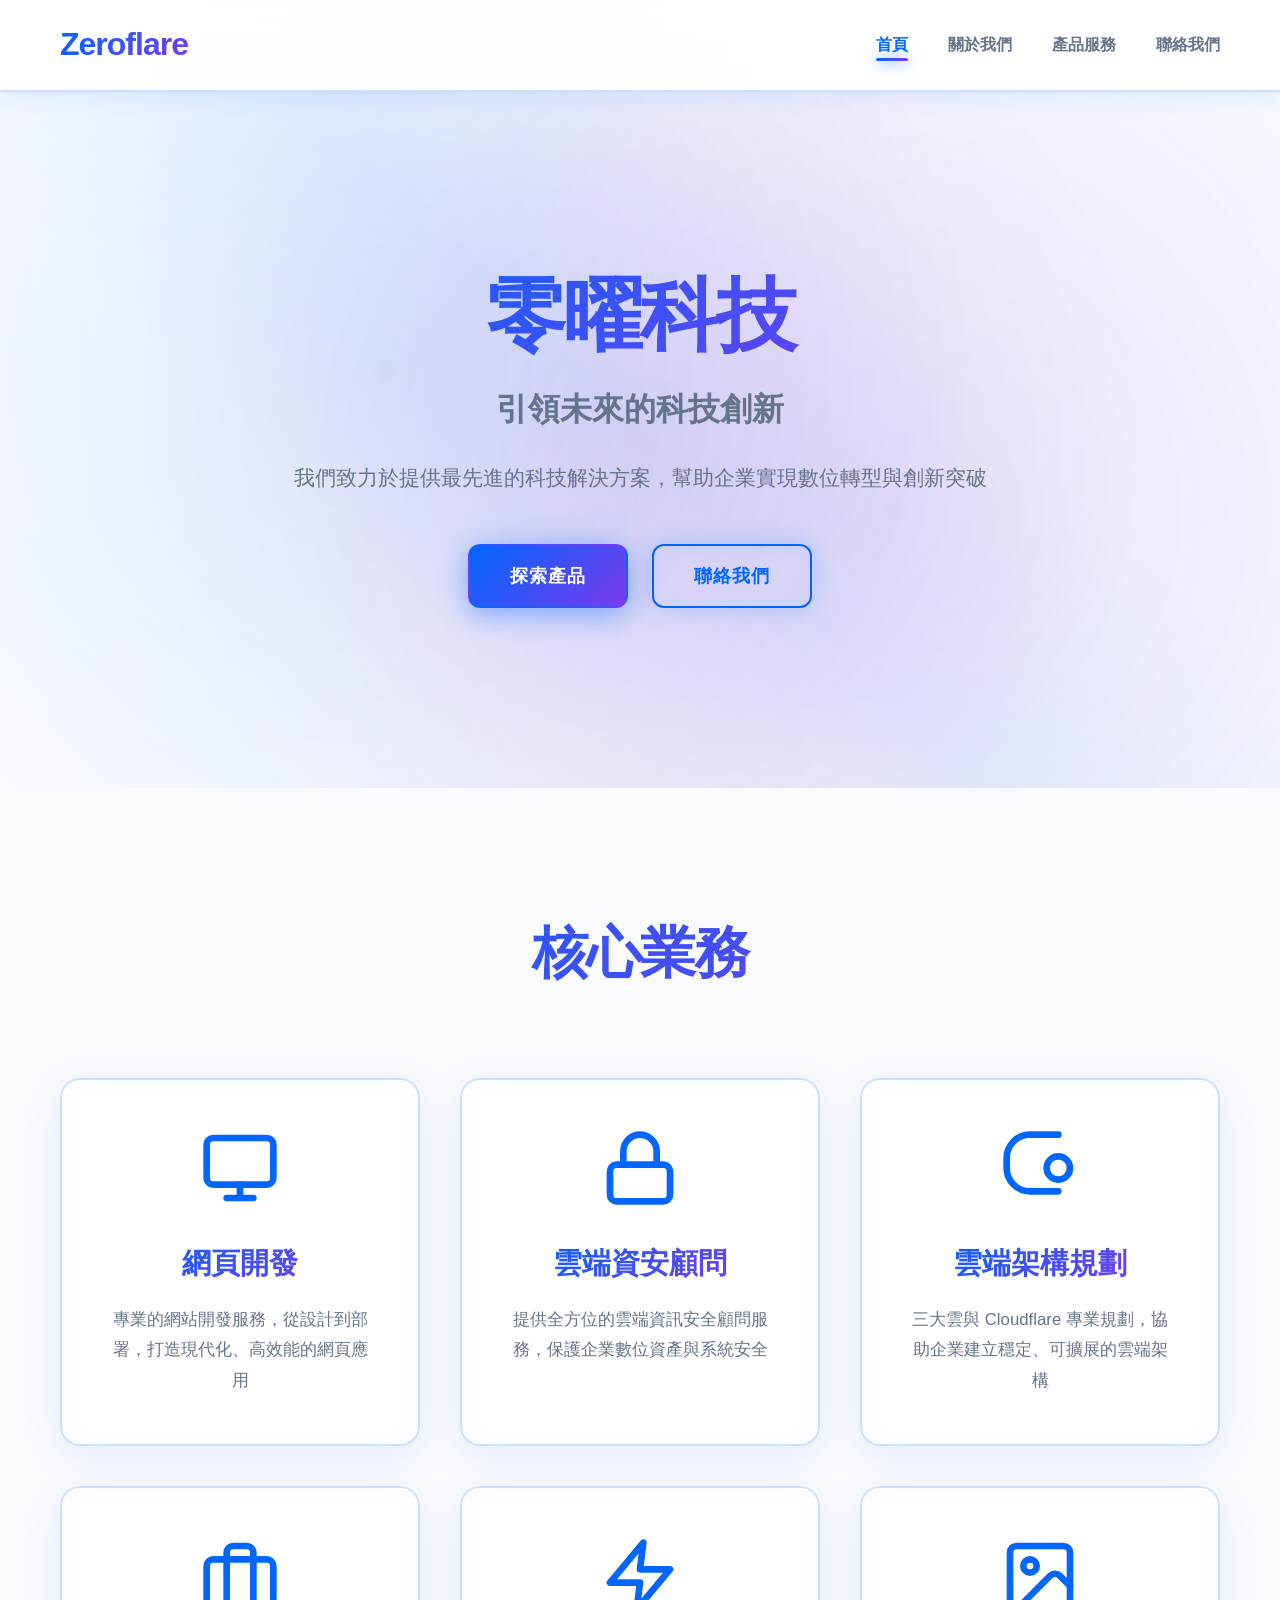
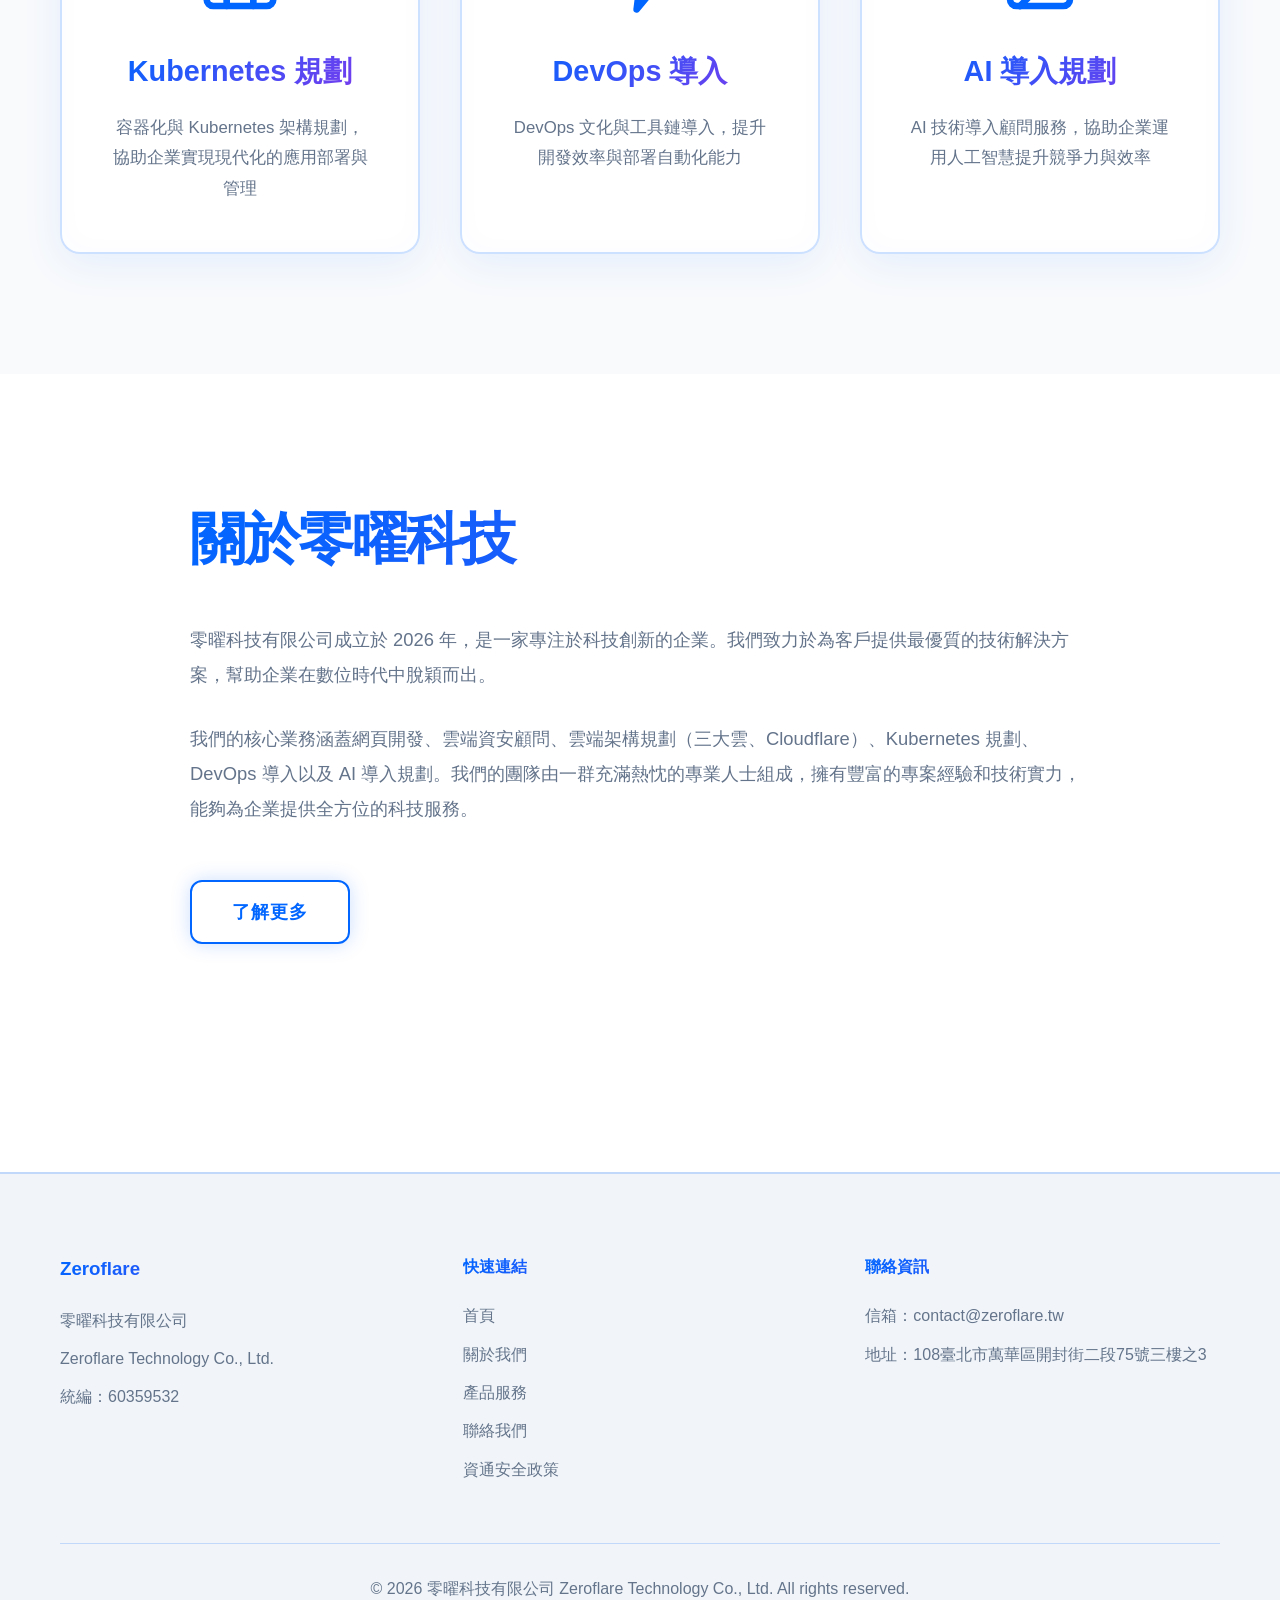
<file: index.html>
<!DOCTYPE html>
<html lang="zh-TW">
<head>
    <meta charset="UTF-8">
    <meta name="viewport" content="width=device-width, initial-scale=1.0">
    <meta name="description" content="零曜科技 Zeroflare - 專業的科技解決方案提供商">
    <title>零曜科技 Zeroflare</title>
    <link rel="stylesheet" href="styles/main.css">
</head>
<body>
    <!-- 導航列 -->
    <nav class="navbar">
        <div class="container">
            <div class="nav-wrapper">
                <a href="index.html" class="logo">Zeroflare</a>
                <button class="mobile-menu-toggle" id="mobileMenuToggle" aria-label="選單">
                    <span></span>
                    <span></span>
                    <span></span>
                </button>
                <ul class="nav-menu" id="navMenu">
                    <li><a href="index.html" class="active">首頁</a></li>
                    <li><a href="about.html">關於我們</a></li>
                    <li><a href="products.html">產品服務</a></li>
                    <li><a href="contact.html">聯絡我們</a></li>
                </ul>
            </div>
        </div>
    </nav>

    <!-- Hero 區塊 -->
    <section class="hero">
        <div class="container">
            <div class="hero-content">
                <h1 class="hero-title">零曜科技</h1>
                <p class="hero-subtitle">引領未來的科技創新</p>
                <p class="hero-description">我們致力於提供最先進的科技解決方案，幫助企業實現數位轉型與創新突破</p>
                <div class="hero-buttons">
                    <a href="products.html" class="btn btn-primary">探索產品</a>
                    <a href="contact.html" class="btn btn-secondary">聯絡我們</a>
                </div>
            </div>
        </div>
    </section>

    <!-- 特色區塊 -->
    <section class="features">
        <div class="container">
            <h2 class="section-title">核心業務</h2>
            <div class="features-grid">
                <div class="feature-card">
                    <div class="feature-icon">
                        <svg viewBox="0 0 24 24" fill="none" stroke="currentColor" stroke-width="2" stroke-linecap="round" stroke-linejoin="round">
                            <rect x="2" y="3" width="20" height="14" rx="2" ry="2"></rect>
                            <line x1="8" y1="21" x2="16" y2="21"></line>
                            <line x1="12" y1="17" x2="12" y2="21"></line>
                        </svg>
                    </div>
                    <h3>網頁開發</h3>
                    <p>專業的網站開發服務，從設計到部署，打造現代化、高效能的網頁應用</p>
                </div>
                <div class="feature-card">
                    <div class="feature-icon">
                        <svg viewBox="0 0 24 24" fill="none" stroke="currentColor" stroke-width="2" stroke-linecap="round" stroke-linejoin="round">
                            <rect x="3" y="11" width="18" height="11" rx="2" ry="2"></rect>
                            <path d="M7 11V7a5 5 0 0 1 10 0v4"></path>
                        </svg>
                    </div>
                    <h3>雲端資安顧問</h3>
                    <p>提供全方位的雲端資訊安全顧問服務，保護企業數位資產與系統安全</p>
                </div>
                <div class="feature-card">
                    <div class="feature-icon">
                        <svg viewBox="0 0 24 24" fill="none" stroke="currentColor" stroke-width="2" stroke-linecap="round" stroke-linejoin="round">
                            <path d="M17.5 19H9a7 7 0 0 1-7-7V9a7 7 0 0 1 7-7h8.5"></path>
                            <path d="M21 12a3.5 3.5 0 1 1-7 0 3.5 3.5 0 1 1 7 0z"></path>
                        </svg>
                    </div>
                    <h3>雲端架構規劃</h3>
                    <p>三大雲與 Cloudflare 專業規劃，協助企業建立穩定、可擴展的雲端架構</p>
                </div>
                <div class="feature-card">
                    <div class="feature-icon">
                        <svg viewBox="0 0 24 24" fill="none" stroke="currentColor" stroke-width="2" stroke-linecap="round" stroke-linejoin="round">
                            <rect x="2" y="7" width="20" height="14" rx="2" ry="2"></rect>
                            <path d="M16 21V5a2 2 0 0 0-2-2h-4a2 2 0 0 0-2 2v16"></path>
                        </svg>
                    </div>
                    <h3>Kubernetes 規劃</h3>
                    <p>容器化與 Kubernetes 架構規劃，協助企業實現現代化的應用部署與管理</p>
                </div>
                <div class="feature-card">
                    <div class="feature-icon">
                        <svg viewBox="0 0 24 24" fill="none" stroke="currentColor" stroke-width="2" stroke-linecap="round" stroke-linejoin="round">
                            <path d="M13 2L3 14h9l-1 8 10-12h-9l1-8z"></path>
                        </svg>
                    </div>
                    <h3>DevOps 導入</h3>
                    <p>DevOps 文化與工具鏈導入，提升開發效率與部署自動化能力</p>
                </div>
                <div class="feature-card">
                    <div class="feature-icon">
                        <svg viewBox="0 0 24 24" fill="none" stroke="currentColor" stroke-width="2" stroke-linecap="round" stroke-linejoin="round">
                            <rect x="3" y="3" width="18" height="18" rx="2" ry="2"></rect>
                            <circle cx="9" cy="9" r="2"></circle>
                            <path d="M21 15l-3.086-3.086a2 2 0 0 0-2.828 0L6 21"></path>
                        </svg>
                    </div>
                    <h3>AI 導入規劃</h3>
                    <p>AI 技術導入顧問服務，協助企業運用人工智慧提升競爭力與效率</p>
                </div>
            </div>
        </div>
    </section>

    <!-- 關於我們預覽 -->
    <section class="about-preview">
        <div class="container">
            <div class="about-content">
                <div class="about-text">
                    <h2>關於零曜科技</h2>
                    <p>零曜科技有限公司成立於 2026 年，是一家專注於科技創新的企業。我們致力於為客戶提供最優質的技術解決方案，幫助企業在數位時代中脫穎而出。</p>
                    <p>我們的核心業務涵蓋網頁開發、雲端資安顧問、雲端架構規劃（三大雲、Cloudflare）、Kubernetes 規劃、DevOps 導入以及 AI 導入規劃。我們的團隊由一群充滿熱忱的專業人士組成，擁有豐富的專案經驗和技術實力，能夠為企業提供全方位的科技服務。</p>
                    <a href="about.html" class="btn btn-outline">了解更多</a>
                </div>
            </div>
        </div>
    </section>

    <!-- 頁尾 -->
    <footer class="footer">
        <div class="container">
            <div class="footer-content">
                <div class="footer-section">
                    <h3>Zeroflare</h3>
                    <p>零曜科技有限公司</p>
                    <p>Zeroflare Technology Co., Ltd.</p>
                    <p>統編：60359532</p>
                </div>
                <div class="footer-section">
                    <h4>快速連結</h4>
                    <ul>
                        <li><a href="index.html">首頁</a></li>
                        <li><a href="about.html">關於我們</a></li>
                        <li><a href="products.html">產品服務</a></li>
                        <li><a href="contact.html">聯絡我們</a></li>
                        <li><a href="security-policy.html">資通安全政策</a></li>
                    </ul>
                </div>
                <div class="footer-section">
                    <h4>聯絡資訊</h4>
                    <p>信箱：contact@zeroflare.tw</p>
                    <p>地址：108臺北市萬華區開封街二段75號三樓之3</p>
                </div>
            </div>
            <div class="footer-bottom">
                <p>&copy; 2026 零曜科技有限公司 Zeroflare Technology Co., Ltd. All rights reserved.</p>
            </div>
        </div>
    </footer>

    <script src="scripts/main.js"></script>
</body>
</html>
</file>
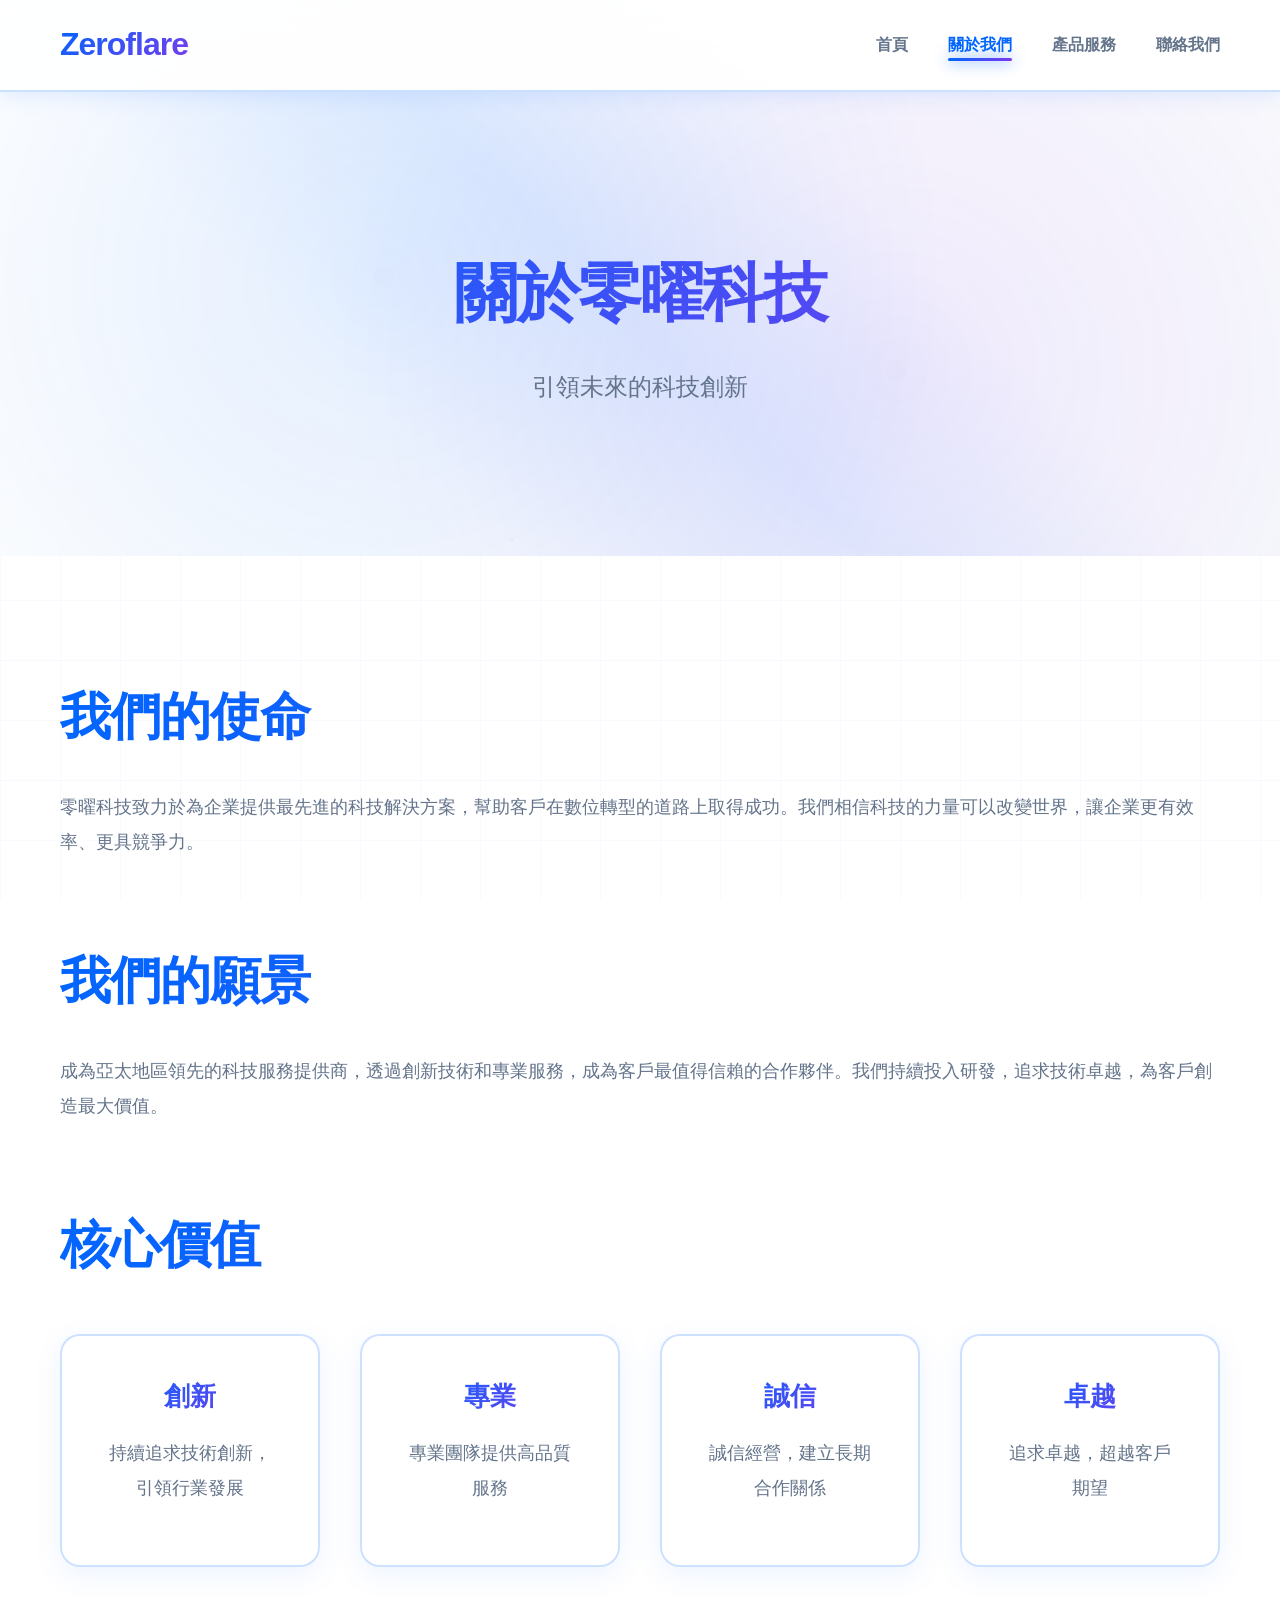
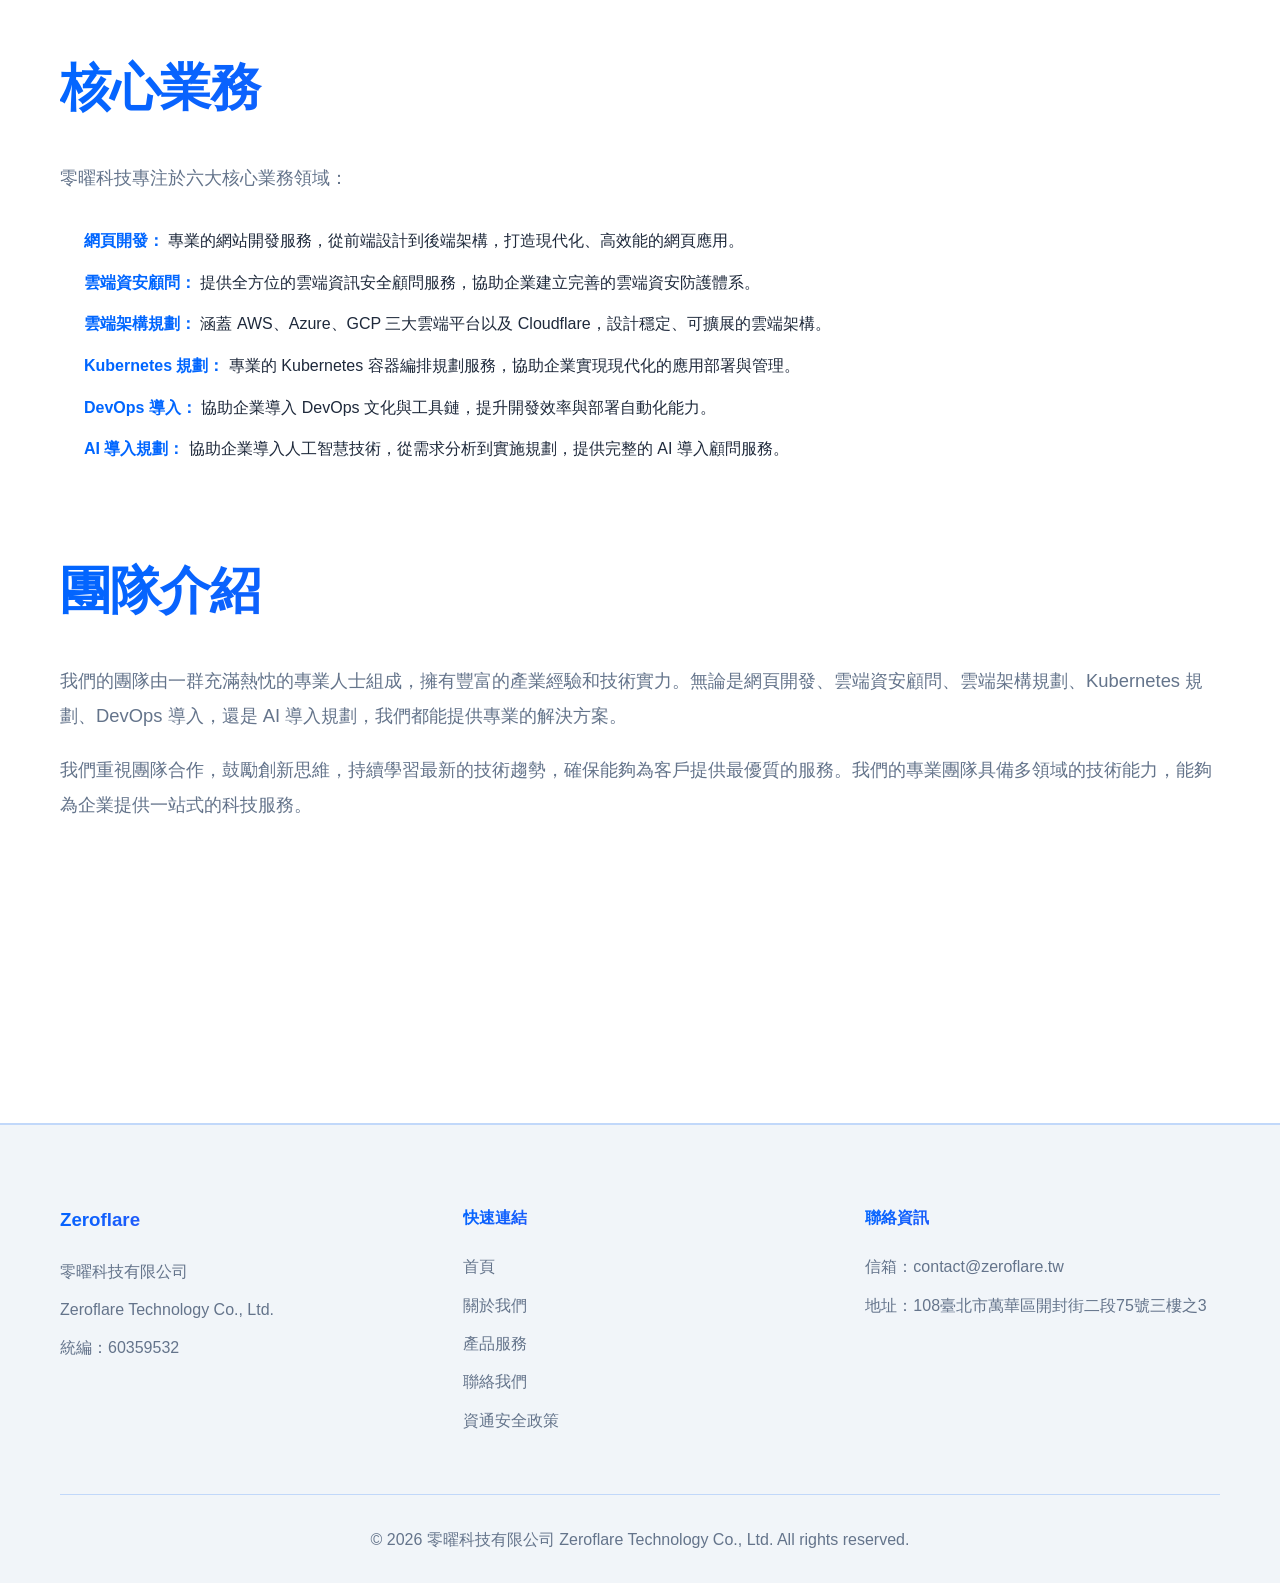
<file: about.html>
<!DOCTYPE html>
<html lang="zh-TW">
<head>
    <meta charset="UTF-8">
    <meta name="viewport" content="width=device-width, initial-scale=1.0">
    <meta name="description" content="關於零曜科技 - 我們的使命、願景與團隊">
    <title>關於我們 - 零曜科技 Zeroflare</title>
    <link rel="stylesheet" href="styles/main.css">
</head>
<body>
    <!-- 導航列 -->
    <nav class="navbar">
        <div class="container">
            <div class="nav-wrapper">
                <a href="index.html" class="logo">Zeroflare</a>
                <button class="mobile-menu-toggle" id="mobileMenuToggle" aria-label="選單">
                    <span></span>
                    <span></span>
                    <span></span>
                </button>
                <ul class="nav-menu" id="navMenu">
                    <li><a href="index.html">首頁</a></li>
                    <li><a href="about.html" class="active">關於我們</a></li>
                    <li><a href="products.html">產品服務</a></li>
                    <li><a href="contact.html">聯絡我們</a></li>
                </ul>
            </div>
        </div>
    </nav>

    <!-- 頁面標題 -->
    <section class="page-header">
        <div class="container">
            <h1>關於零曜科技</h1>
            <p>引領未來的科技創新</p>
        </div>
    </section>

    <!-- 關於內容 -->
    <section class="page-content">
        <div class="container">
            <div class="content-section">
                <h2>我們的使命</h2>
                <p>零曜科技致力於為企業提供最先進的科技解決方案，幫助客戶在數位轉型的道路上取得成功。我們相信科技的力量可以改變世界，讓企業更有效率、更具競爭力。</p>
            </div>

            <div class="content-section">
                <h2>我們的願景</h2>
                <p>成為亞太地區領先的科技服務提供商，透過創新技術和專業服務，成為客戶最值得信賴的合作夥伴。我們持續投入研發，追求技術卓越，為客戶創造最大價值。</p>
            </div>

            <div class="content-section">
                <h2>核心價值</h2>
                <div class="values-grid">
                    <div class="value-item">
                        <h3>創新</h3>
                        <p>持續追求技術創新，引領行業發展</p>
                    </div>
                    <div class="value-item">
                        <h3>專業</h3>
                        <p>專業團隊提供高品質服務</p>
                    </div>
                    <div class="value-item">
                        <h3>誠信</h3>
                        <p>誠信經營，建立長期合作關係</p>
                    </div>
                    <div class="value-item">
                        <h3>卓越</h3>
                        <p>追求卓越，超越客戶期望</p>
                    </div>
                </div>
            </div>

            <div class="content-section">
                <h2>核心業務</h2>
                <p>零曜科技專注於六大核心業務領域：</p>
                <ul style="list-style: none; padding: 0; margin: 1.5rem 0;">
                    <li style="padding: 0.5rem 0; padding-left: 1.5rem; position: relative;">
                        <strong style="color: var(--primary-color);">網頁開發：</strong>
                        專業的網站開發服務，從前端設計到後端架構，打造現代化、高效能的網頁應用。
                    </li>
                    <li style="padding: 0.5rem 0; padding-left: 1.5rem; position: relative;">
                        <strong style="color: var(--primary-color);">雲端資安顧問：</strong>
                        提供全方位的雲端資訊安全顧問服務，協助企業建立完善的雲端資安防護體系。
                    </li>
                    <li style="padding: 0.5rem 0; padding-left: 1.5rem; position: relative;">
                        <strong style="color: var(--primary-color);">雲端架構規劃：</strong>
                        涵蓋 AWS、Azure、GCP 三大雲端平台以及 Cloudflare，設計穩定、可擴展的雲端架構。
                    </li>
                    <li style="padding: 0.5rem 0; padding-left: 1.5rem; position: relative;">
                        <strong style="color: var(--primary-color);">Kubernetes 規劃：</strong>
                        專業的 Kubernetes 容器編排規劃服務，協助企業實現現代化的應用部署與管理。
                    </li>
                    <li style="padding: 0.5rem 0; padding-left: 1.5rem; position: relative;">
                        <strong style="color: var(--primary-color);">DevOps 導入：</strong>
                        協助企業導入 DevOps 文化與工具鏈，提升開發效率與部署自動化能力。
                    </li>
                    <li style="padding: 0.5rem 0; padding-left: 1.5rem; position: relative;">
                        <strong style="color: var(--primary-color);">AI 導入規劃：</strong>
                        協助企業導入人工智慧技術，從需求分析到實施規劃，提供完整的 AI 導入顧問服務。
                    </li>
                </ul>
            </div>

            <div class="content-section">
                <h2>團隊介紹</h2>
                <p>我們的團隊由一群充滿熱忱的專業人士組成，擁有豐富的產業經驗和技術實力。無論是網頁開發、雲端資安顧問、雲端架構規劃、Kubernetes 規劃、DevOps 導入，還是 AI 導入規劃，我們都能提供專業的解決方案。</p>
                <p>我們重視團隊合作，鼓勵創新思維，持續學習最新的技術趨勢，確保能夠為客戶提供最優質的服務。我們的專業團隊具備多領域的技術能力，能夠為企業提供一站式的科技服務。</p>
            </div>
        </div>
    </section>

    <!-- 頁尾 -->
    <footer class="footer">
        <div class="container">
            <div class="footer-content">
                <div class="footer-section">
                    <h3>Zeroflare</h3>
                    <p>零曜科技有限公司</p>
                    <p>Zeroflare Technology Co., Ltd.</p>
                    <p>統編：60359532</p>
                </div>
                <div class="footer-section">
                    <h4>快速連結</h4>
                    <ul>
                        <li><a href="index.html">首頁</a></li>
                        <li><a href="about.html">關於我們</a></li>
                        <li><a href="products.html">產品服務</a></li>
                        <li><a href="contact.html">聯絡我們</a></li>
                        <li><a href="security-policy.html">資通安全政策</a></li>
                    </ul>
                </div>
                <div class="footer-section">
                    <h4>聯絡資訊</h4>
                    <p>信箱：contact@zeroflare.tw</p>
                    <p>地址：108臺北市萬華區開封街二段75號三樓之3</p>
                </div>
            </div>
            <div class="footer-bottom">
                <p>&copy; 2026 零曜科技有限公司 Zeroflare Technology Co., Ltd. All rights reserved.</p>
            </div>
        </div>
    </footer>

    <script src="scripts/main.js"></script>
</body>
</html>
</file>
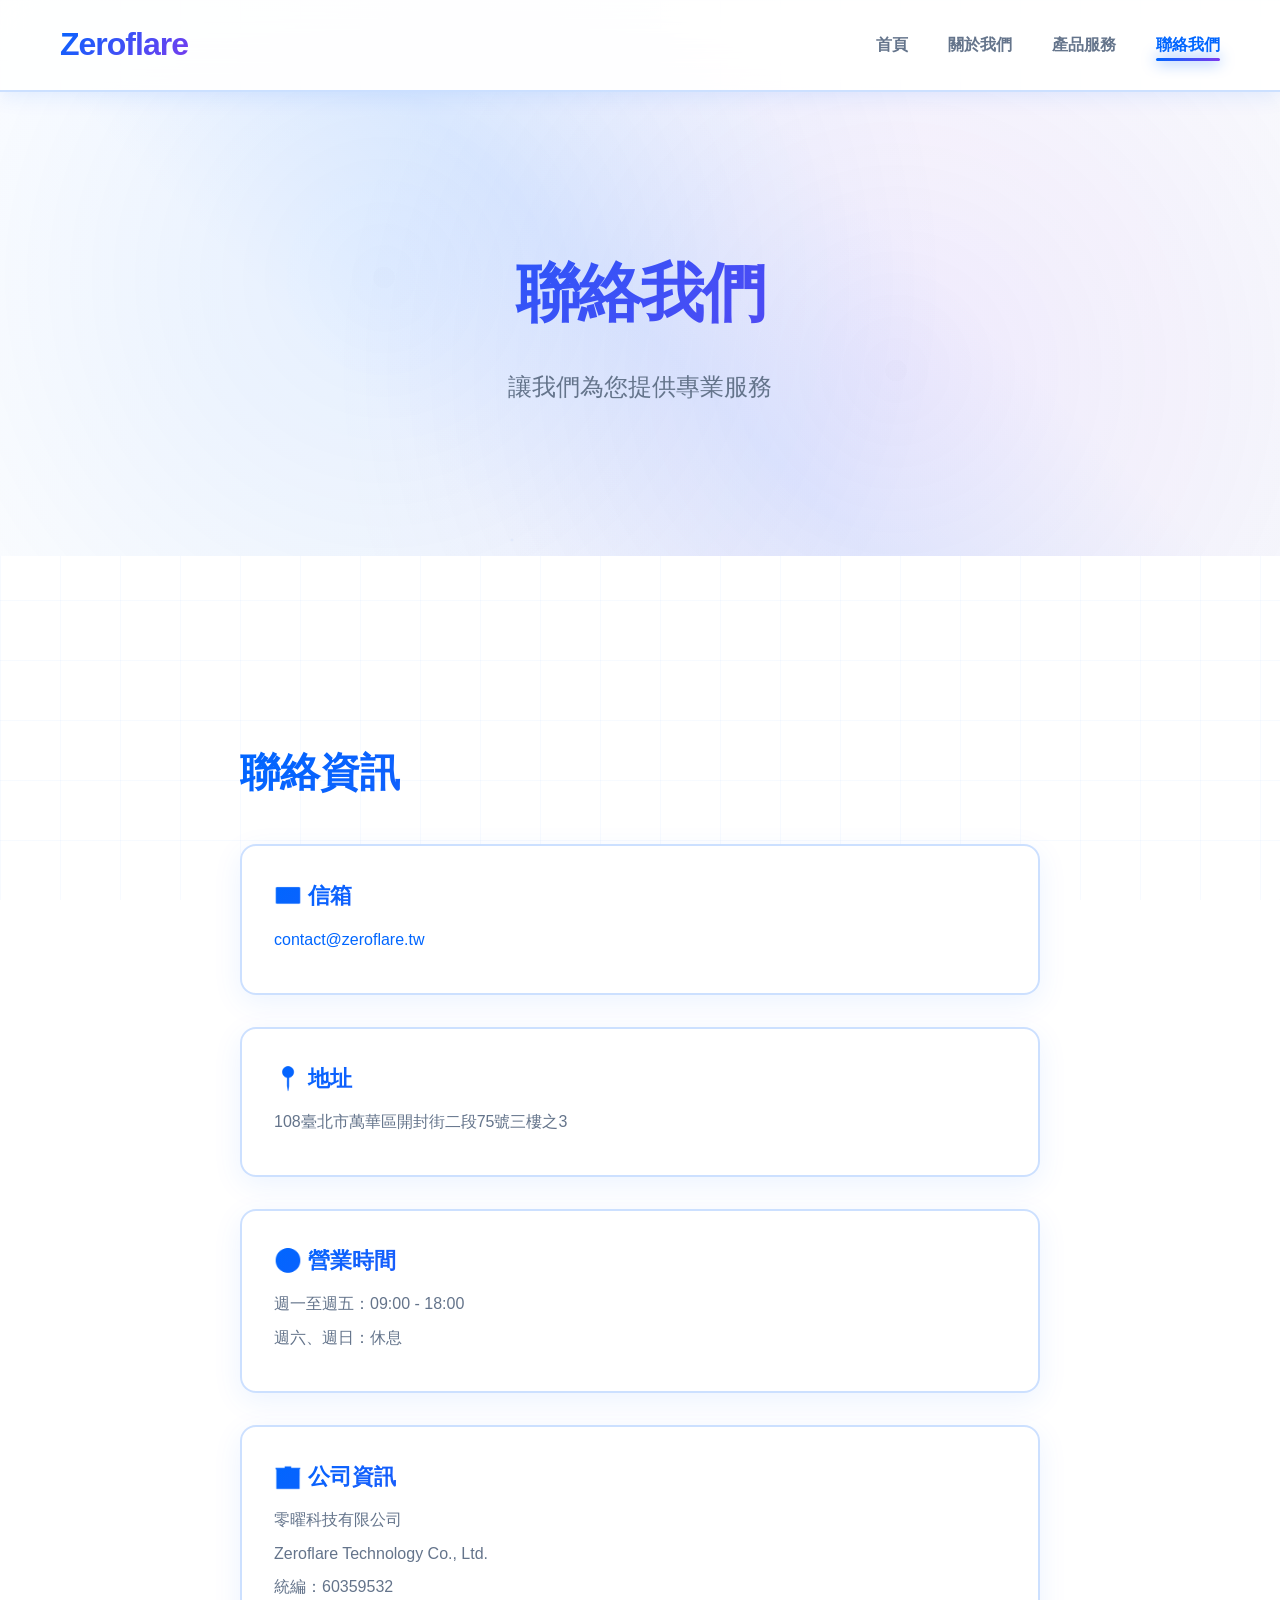
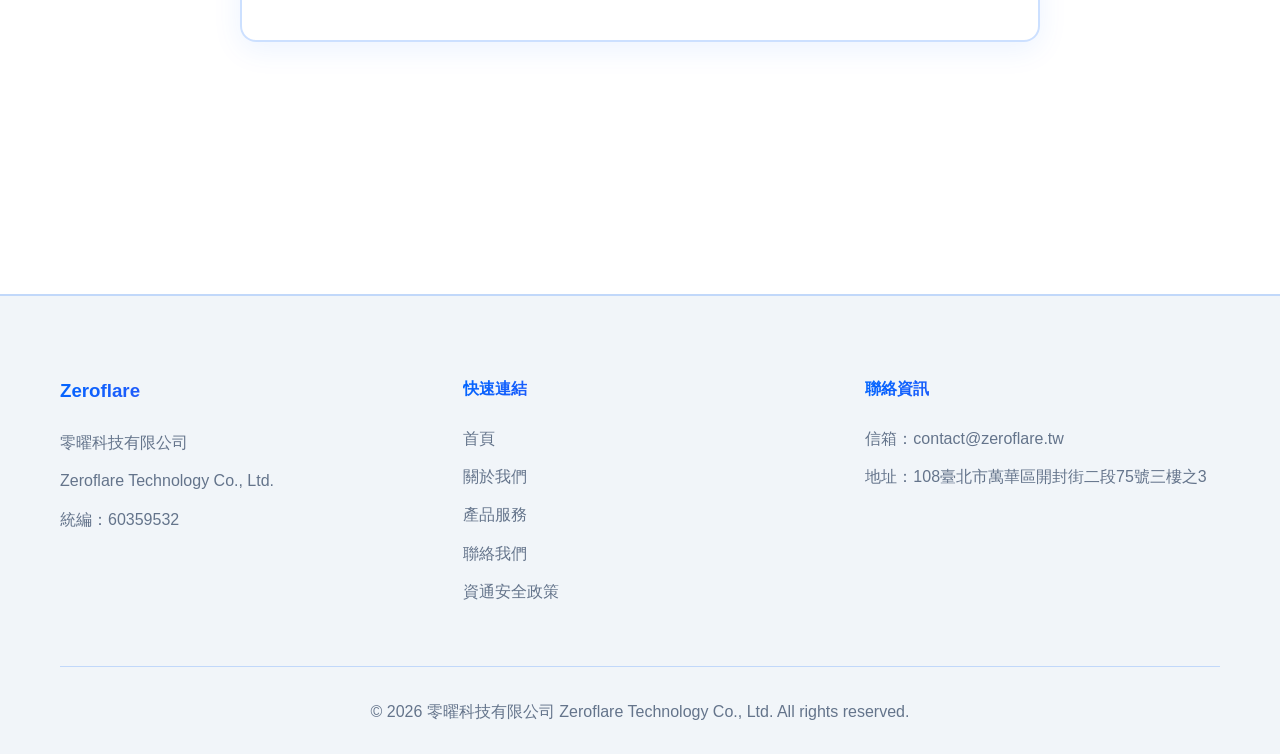
<file: contact.html>
<!DOCTYPE html>
<html lang="zh-TW">
<head>
    <meta charset="UTF-8">
    <meta name="viewport" content="width=device-width, initial-scale=1.0">
    <meta name="description" content="聯絡零曜科技 - 讓我們為您提供專業服務">
    <title>聯絡我們 - 零曜科技 Zeroflare</title>
    <link rel="stylesheet" href="styles/main.css">
</head>
<body>
    <!-- 導航列 -->
    <nav class="navbar">
        <div class="container">
            <div class="nav-wrapper">
                <a href="index.html" class="logo">Zeroflare</a>
                <button class="mobile-menu-toggle" id="mobileMenuToggle" aria-label="選單">
                    <span></span>
                    <span></span>
                    <span></span>
                </button>
                <ul class="nav-menu" id="navMenu">
                    <li><a href="index.html">首頁</a></li>
                    <li><a href="about.html">關於我們</a></li>
                    <li><a href="products.html">產品服務</a></li>
                    <li><a href="contact.html" class="active">聯絡我們</a></li>
                </ul>
            </div>
        </div>
    </nav>

    <!-- 頁面標題 -->
    <section class="page-header">
        <div class="container">
            <h1>聯絡我們</h1>
            <p>讓我們為您提供專業服務</p>
        </div>
    </section>

    <!-- 聯絡內容 -->
    <section class="page-content">
        <div class="container">
            <div class="contact-wrapper">
                <div class="contact-info">
                    <h2>聯絡資訊</h2>
                    <div class="info-item">
                        <h3>📧 信箱</h3>
                        <p><a href="mailto:contact@zeroflare.tw">contact@zeroflare.tw</a></p>
                    </div>
                    <div class="info-item">
                        <h3>📍 地址</h3>
                        <p>108臺北市萬華區開封街二段75號三樓之3</p>
                    </div>
                    <div class="info-item">
                        <h3>🕐 營業時間</h3>
                        <p>週一至週五：09:00 - 18:00</p>
                        <p>週六、週日：休息</p>
                    </div>
                    <div class="info-item">
                        <h3>🏢 公司資訊</h3>
                        <p>零曜科技有限公司</p>
                        <p>Zeroflare Technology Co., Ltd.</p>
                        <p>統編：60359532</p>
                    </div>
                </div>
            </div>
        </div>
    </section>

    <!-- 頁尾 -->
    <footer class="footer">
        <div class="container">
            <div class="footer-content">
                <div class="footer-section">
                    <h3>Zeroflare</h3>
                    <p>零曜科技有限公司</p>
                    <p>Zeroflare Technology Co., Ltd.</p>
                    <p>統編：60359532</p>
                </div>
                <div class="footer-section">
                    <h4>快速連結</h4>
                    <ul>
                        <li><a href="index.html">首頁</a></li>
                        <li><a href="about.html">關於我們</a></li>
                        <li><a href="products.html">產品服務</a></li>
                        <li><a href="contact.html">聯絡我們</a></li>
                        <li><a href="security-policy.html">資通安全政策</a></li>
                    </ul>
                </div>
                <div class="footer-section">
                    <h4>聯絡資訊</h4>
                    <p>信箱：contact@zeroflare.tw</p>
                    <p>地址：108臺北市萬華區開封街二段75號三樓之3</p>
                </div>
            </div>
            <div class="footer-bottom">
                <p>&copy; 2026 零曜科技有限公司 Zeroflare Technology Co., Ltd. All rights reserved.</p>
            </div>
        </div>
    </footer>

    <script src="scripts/main.js"></script>
</body>
</html>
</file>
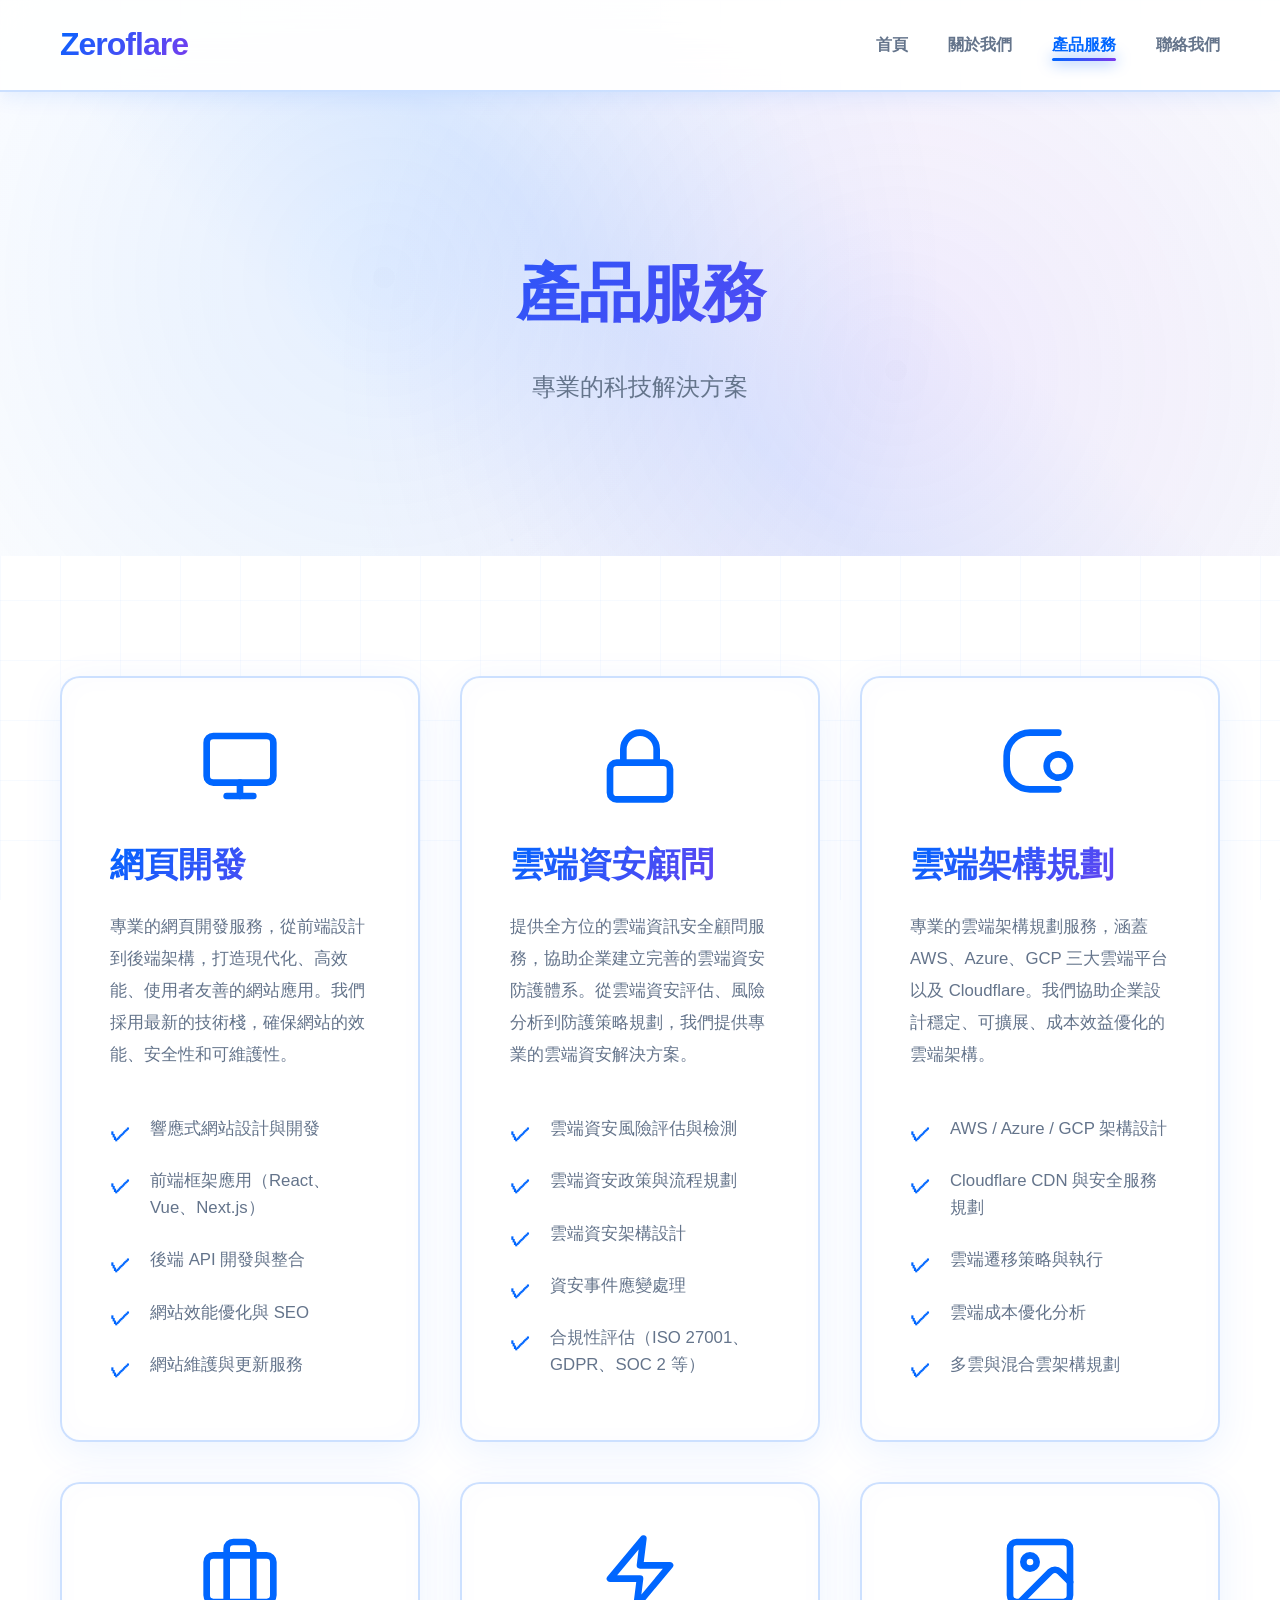
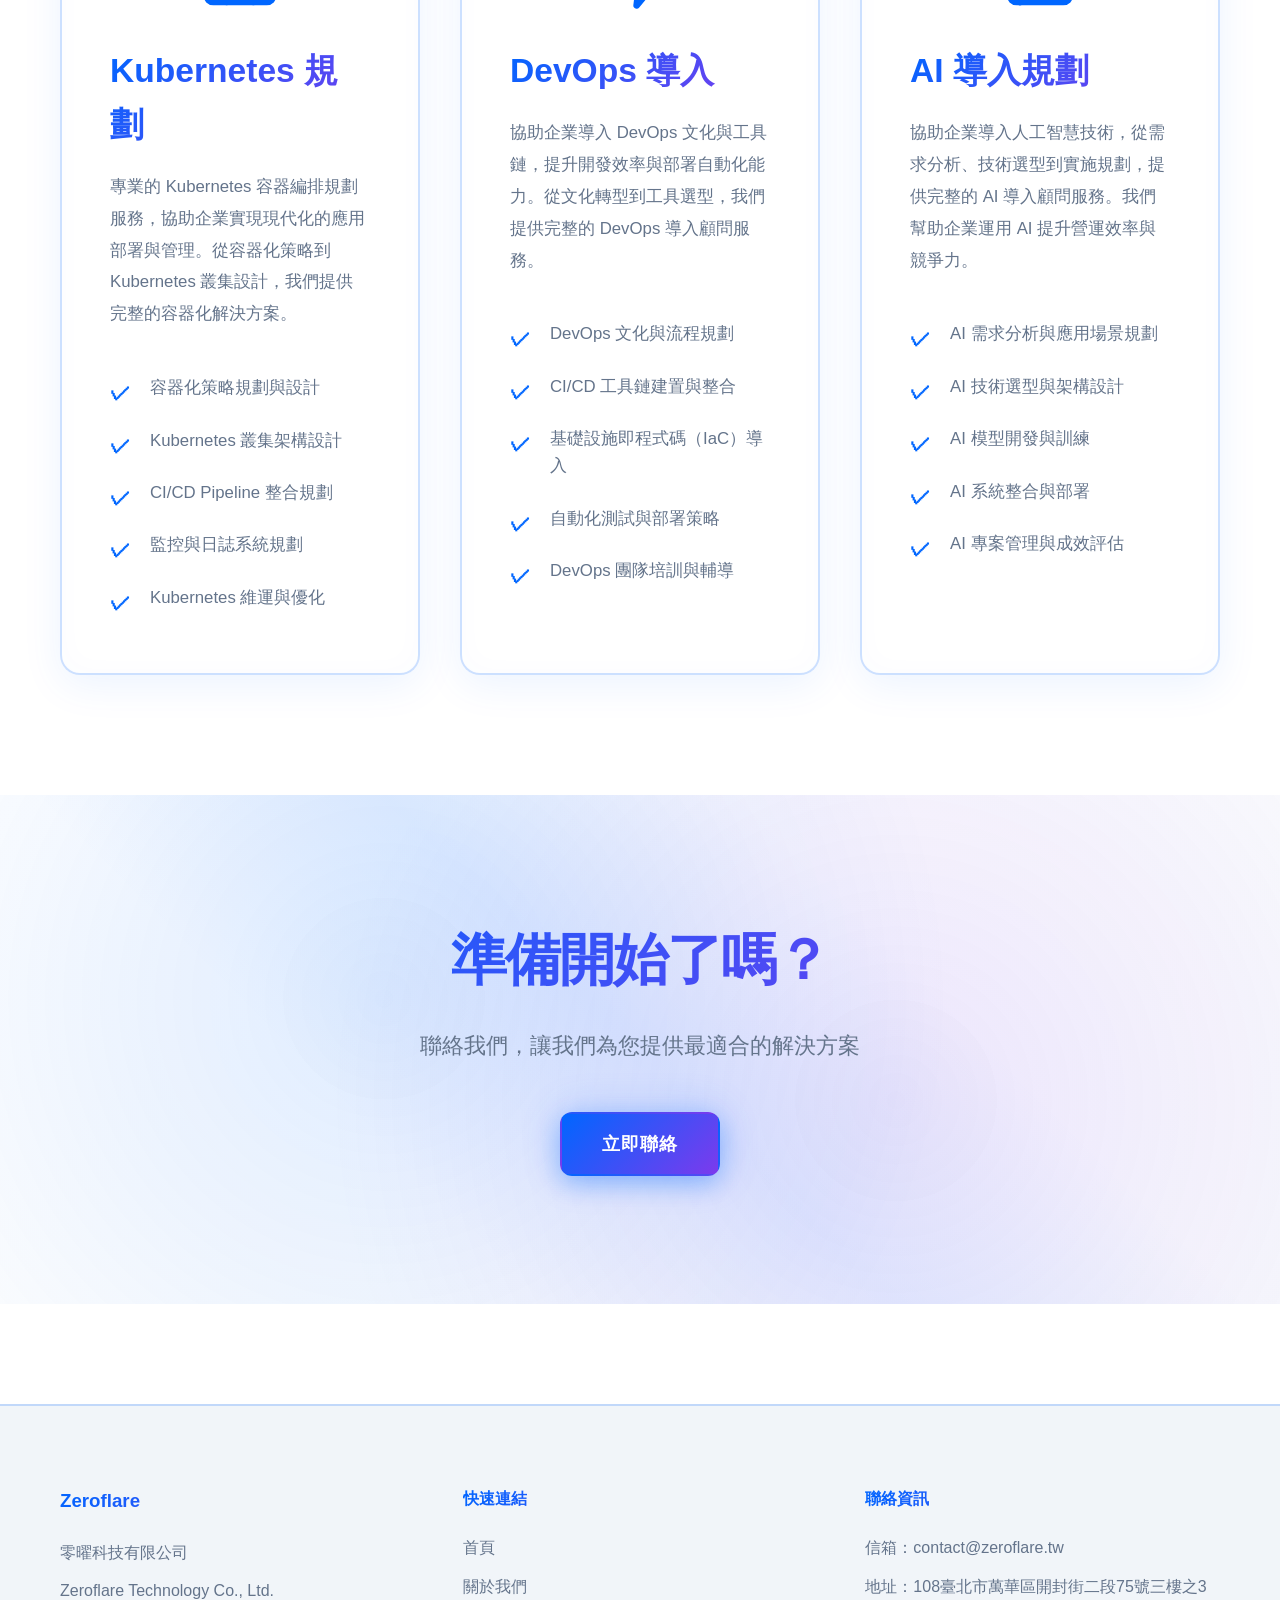
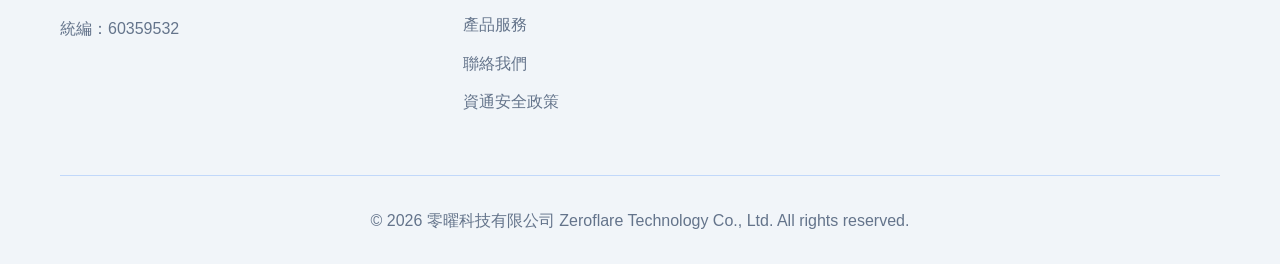
<file: products.html>
<!DOCTYPE html>
<html lang="zh-TW">
<head>
    <meta charset="UTF-8">
    <meta name="viewport" content="width=device-width, initial-scale=1.0">
    <meta name="description" content="零曜科技產品服務 - 專業的科技解決方案">
    <title>產品服務 - 零曜科技 Zeroflare</title>
    <link rel="stylesheet" href="styles/main.css">
</head>
<body>
    <!-- 導航列 -->
    <nav class="navbar">
        <div class="container">
            <div class="nav-wrapper">
                <a href="index.html" class="logo">Zeroflare</a>
                <button class="mobile-menu-toggle" id="mobileMenuToggle" aria-label="選單">
                    <span></span>
                    <span></span>
                    <span></span>
                </button>
                <ul class="nav-menu" id="navMenu">
                    <li><a href="index.html">首頁</a></li>
                    <li><a href="about.html">關於我們</a></li>
                    <li><a href="products.html" class="active">產品服務</a></li>
                    <li><a href="contact.html">聯絡我們</a></li>
                </ul>
            </div>
        </div>
    </nav>

    <!-- 頁面標題 -->
    <section class="page-header">
        <div class="container">
            <h1>產品服務</h1>
            <p>專業的科技解決方案</p>
        </div>
    </section>

    <!-- 產品內容 -->
    <section class="page-content">
        <div class="container">
            <div class="products-grid">
                <div class="product-card">
                    <div class="product-icon">
                        <svg viewBox="0 0 24 24" fill="none" stroke="currentColor" stroke-width="2" stroke-linecap="round" stroke-linejoin="round">
                            <rect x="2" y="3" width="20" height="14" rx="2" ry="2"></rect>
                            <line x1="8" y1="21" x2="16" y2="21"></line>
                            <line x1="12" y1="17" x2="12" y2="21"></line>
                        </svg>
                    </div>
                    <h2>網頁開發</h2>
                    <p>專業的網頁開發服務，從前端設計到後端架構，打造現代化、高效能、使用者友善的網站應用。我們採用最新的技術棧，確保網站的效能、安全性和可維護性。</p>
                    <ul class="product-features">
                        <li>響應式網站設計與開發</li>
                        <li>前端框架應用（React、Vue、Next.js）</li>
                        <li>後端 API 開發與整合</li>
                        <li>網站效能優化與 SEO</li>
                        <li>網站維護與更新服務</li>
                    </ul>
                </div>

                <div class="product-card">
                    <div class="product-icon">
                        <svg viewBox="0 0 24 24" fill="none" stroke="currentColor" stroke-width="2" stroke-linecap="round" stroke-linejoin="round">
                            <rect x="3" y="11" width="18" height="11" rx="2" ry="2"></rect>
                            <path d="M7 11V7a5 5 0 0 1 10 0v4"></path>
                        </svg>
                    </div>
                    <h2>雲端資安顧問</h2>
                    <p>提供全方位的雲端資訊安全顧問服務，協助企業建立完善的雲端資安防護體系。從雲端資安評估、風險分析到防護策略規劃，我們提供專業的雲端資安解決方案。</p>
                    <ul class="product-features">
                        <li>雲端資安風險評估與檢測</li>
                        <li>雲端資安政策與流程規劃</li>
                        <li>雲端資安架構設計</li>
                        <li>資安事件應變處理</li>
                        <li>合規性評估（ISO 27001、GDPR、SOC 2 等）</li>
                    </ul>
                </div>

                <div class="product-card">
                    <div class="product-icon">
                        <svg viewBox="0 0 24 24" fill="none" stroke="currentColor" stroke-width="2" stroke-linecap="round" stroke-linejoin="round">
                            <path d="M17.5 19H9a7 7 0 0 1-7-7V9a7 7 0 0 1 7-7h8.5"></path>
                            <path d="M21 12a3.5 3.5 0 1 1-7 0 3.5 3.5 0 1 1 7 0z"></path>
                        </svg>
                    </div>
                    <h2>雲端架構規劃</h2>
                    <p>專業的雲端架構規劃服務，涵蓋 AWS、Azure、GCP 三大雲端平台以及 Cloudflare。我們協助企業設計穩定、可擴展、成本效益優化的雲端架構。</p>
                    <ul class="product-features">
                        <li>AWS / Azure / GCP 架構設計</li>
                        <li>Cloudflare CDN 與安全服務規劃</li>
                        <li>雲端遷移策略與執行</li>
                        <li>雲端成本優化分析</li>
                        <li>多雲與混合雲架構規劃</li>
                    </ul>
                </div>

                <div class="product-card">
                    <div class="product-icon">
                        <svg viewBox="0 0 24 24" fill="none" stroke="currentColor" stroke-width="2" stroke-linecap="round" stroke-linejoin="round">
                            <rect x="2" y="7" width="20" height="14" rx="2" ry="2"></rect>
                            <path d="M16 21V5a2 2 0 0 0-2-2h-4a2 2 0 0 0-2 2v16"></path>
                        </svg>
                    </div>
                    <h2>Kubernetes 規劃</h2>
                    <p>專業的 Kubernetes 容器編排規劃服務，協助企業實現現代化的應用部署與管理。從容器化策略到 Kubernetes 叢集設計，我們提供完整的容器化解決方案。</p>
                    <ul class="product-features">
                        <li>容器化策略規劃與設計</li>
                        <li>Kubernetes 叢集架構設計</li>
                        <li>CI/CD Pipeline 整合規劃</li>
                        <li>監控與日誌系統規劃</li>
                        <li>Kubernetes 維運與優化</li>
                    </ul>
                </div>

                <div class="product-card">
                    <div class="product-icon">
                        <svg viewBox="0 0 24 24" fill="none" stroke="currentColor" stroke-width="2" stroke-linecap="round" stroke-linejoin="round">
                            <path d="M13 2L3 14h9l-1 8 10-12h-9l1-8z"></path>
                        </svg>
                    </div>
                    <h2>DevOps 導入</h2>
                    <p>協助企業導入 DevOps 文化與工具鏈，提升開發效率與部署自動化能力。從文化轉型到工具選型，我們提供完整的 DevOps 導入顧問服務。</p>
                    <ul class="product-features">
                        <li>DevOps 文化與流程規劃</li>
                        <li>CI/CD 工具鏈建置與整合</li>
                        <li>基礎設施即程式碼（IaC）導入</li>
                        <li>自動化測試與部署策略</li>
                        <li>DevOps 團隊培訓與輔導</li>
                    </ul>
                </div>

                <div class="product-card">
                    <div class="product-icon">
                        <svg viewBox="0 0 24 24" fill="none" stroke="currentColor" stroke-width="2" stroke-linecap="round" stroke-linejoin="round">
                            <rect x="3" y="3" width="18" height="18" rx="2" ry="2"></rect>
                            <circle cx="9" cy="9" r="2"></circle>
                            <path d="M21 15l-3.086-3.086a2 2 0 0 0-2.828 0L6 21"></path>
                        </svg>
                    </div>
                    <h2>AI 導入規劃</h2>
                    <p>協助企業導入人工智慧技術，從需求分析、技術選型到實施規劃，提供完整的 AI 導入顧問服務。我們幫助企業運用 AI 提升營運效率與競爭力。</p>
                    <ul class="product-features">
                        <li>AI 需求分析與應用場景規劃</li>
                        <li>AI 技術選型與架構設計</li>
                        <li>AI 模型開發與訓練</li>
                        <li>AI 系統整合與部署</li>
                        <li>AI 專案管理與成效評估</li>
                    </ul>
                </div>
            </div>
        </div>
    </section>

    <!-- CTA 區塊 -->
    <section class="cta-section">
        <div class="container">
            <h2>準備開始了嗎？</h2>
            <p>聯絡我們，讓我們為您提供最適合的解決方案</p>
            <a href="contact.html" class="btn btn-primary">立即聯絡</a>
        </div>
    </section>

    <!-- 頁尾 -->
    <footer class="footer">
        <div class="container">
            <div class="footer-content">
                <div class="footer-section">
                    <h3>Zeroflare</h3>
                    <p>零曜科技有限公司</p>
                    <p>Zeroflare Technology Co., Ltd.</p>
                    <p>統編：60359532</p>
                </div>
                <div class="footer-section">
                    <h4>快速連結</h4>
                    <ul>
                        <li><a href="index.html">首頁</a></li>
                        <li><a href="about.html">關於我們</a></li>
                        <li><a href="products.html">產品服務</a></li>
                        <li><a href="contact.html">聯絡我們</a></li>
                        <li><a href="security-policy.html">資通安全政策</a></li>
                    </ul>
                </div>
                <div class="footer-section">
                    <h4>聯絡資訊</h4>
                    <p>信箱：contact@zeroflare.tw</p>
                    <p>地址：108臺北市萬華區開封街二段75號三樓之3</p>
                </div>
            </div>
            <div class="footer-bottom">
                <p>&copy; 2026 零曜科技有限公司 Zeroflare Technology Co., Ltd. All rights reserved.</p>
            </div>
        </div>
    </footer>

    <script src="scripts/main.js"></script>
</body>
</html>
</file>
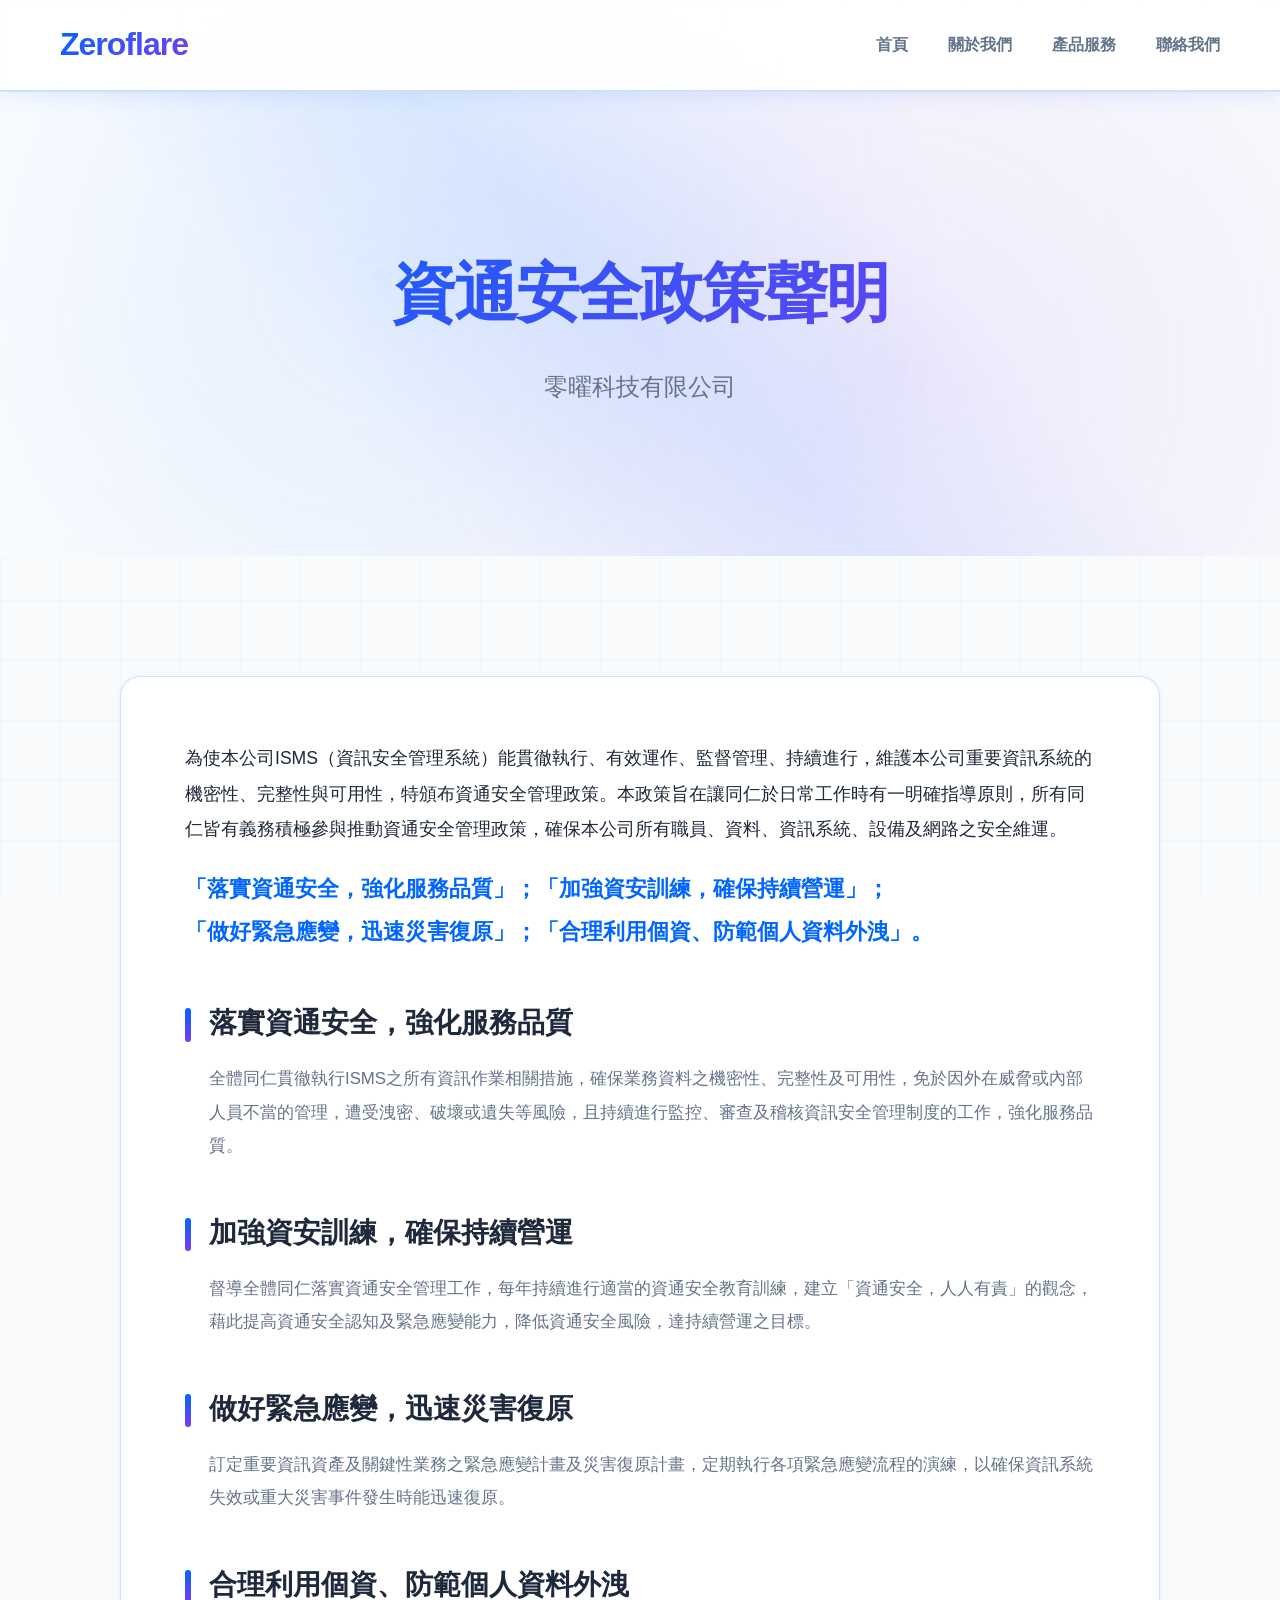
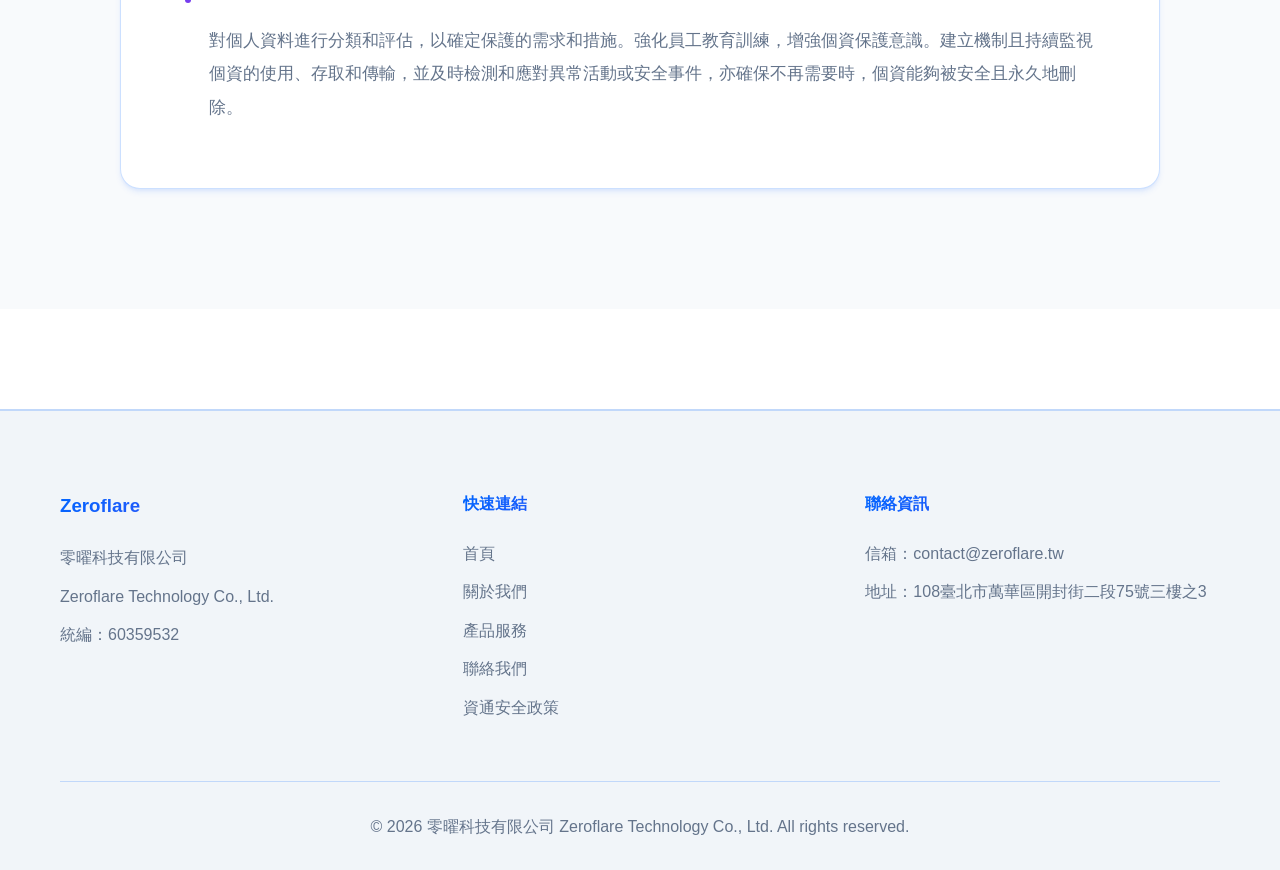
<file: security-policy.html>
<!DOCTYPE html>
<html lang="zh-TW">
<head>
    <meta charset="UTF-8">
    <meta name="viewport" content="width=device-width, initial-scale=1.0">
    <meta name="description" content="零曜科技資通安全政策聲明">
    <title>資通安全政策 - 零曜科技 Zeroflare</title>
    <link rel="stylesheet" href="styles/main.css?v=12">
</head>
<body>
    <!-- 導航列 -->
    <nav class="navbar">
        <div class="container">
            <div class="nav-wrapper">
                <a href="index.html" class="logo">Zeroflare</a>
                <button class="mobile-menu-toggle" id="mobileMenuToggle" aria-label="選單">
                    <span></span>
                    <span></span>
                    <span></span>
                </button>
                <ul class="nav-menu" id="navMenu">
                    <li><a href="index.html">首頁</a></li>
                    <li><a href="about.html">關於我們</a></li>
                    <li><a href="products.html">產品服務</a></li>
                    <li><a href="contact.html">聯絡我們</a></li>
                </ul>
            </div>
        </div>
    </nav>

        <!-- 頁面標題 -->
    <section class="page-header">
        <div class="container">
            <h1>資通安全政策聲明</h1>
            <p>零曜科技有限公司</p>
        </div>
    </section>

    <section class="page-content policy-page">
        <div class="container">
            <article class="policy-card">
                <p class="policy-intro">為使本公司ISMS（資訊安全管理系統）能貫徹執行、有效運作、監督管理、持續進行，維護本公司重要資訊系統的機密性、完整性與可用性，特頒布資通安全管理政策。本政策旨在讓同仁於日常工作時有一明確指導原則，所有同仁皆有義務積極參與推動資通安全管理政策，確保本公司所有職員、資料、資訊系統、設備及網路之安全維運。</p>
                <p class="policy-intro policy-goals"><span><span>「落實資通安全，</span><span>強化服務品質」；</span></span><span><span>「加強資安訓練，</span><span>確保持續營運」；</span></span><br><span><span>「做好緊急應變，</span><span>迅速災害復原」；</span></span><span><span>「合理利用個資、</span><span>防範個人資料外洩」。</span></span></p>

                <div class="policy-item">
                    <h2>落實資通安全，強化服務品質</h2>
                    <p>全體同仁貫徹執行ISMS之所有資訊作業相關措施，確保業務資料之機密性、完整性及可用性，免於因外在威脅或內部人員不當的管理，遭受洩密、破壞或遺失等風險，且持續進行監控、審查及稽核資訊安全管理制度的工作，強化服務品質。</p>
                </div>

                <div class="policy-item">
                    <h2>加強資安訓練，確保持續營運</h2>
                    <p>督導全體同仁落實資通安全管理工作，每年持續進行適當的資通安全教育訓練，建立「資通安全，人人有責」的觀念，藉此提高資通安全認知及緊急應變能力，降低資通安全風險，達持續營運之目標。</p>
                </div>

                <div class="policy-item">
                    <h2>做好緊急應變，迅速災害復原</h2>
                    <p>訂定重要資訊資產及關鍵性業務之緊急應變計畫及災害復原計畫，定期執行各項緊急應變流程的演練，以確保資訊系統失效或重大災害事件發生時能迅速復原。</p>
                </div>

                <div class="policy-item">
                    <h2>合理利用個資、防範個人資料外洩</h2>
                    <p>對個人資料進行分類和評估，以確定保護的需求和措施。強化員工教育訓練，增強個資保護意識。建立機制且持續監視個資的使用、存取和傳輸，並及時檢測和應對異常活動或安全事件，亦確保不再需要時，個資能夠被安全且永久地刪除。</p>
                </div>
            </article>
        </div>
    </section>

    <footer class="footer">
        <div class="container">
            <div class="footer-content">
                <div class="footer-section">
                    <h3>Zeroflare</h3>
                    <p>零曜科技有限公司</p>
                    <p>Zeroflare Technology Co., Ltd.</p>
                    <p>統編：60359532</p>
                </div>
                <div class="footer-section">
                    <h4>快速連結</h4>
                    <ul>
                        <li><a href="index.html">首頁</a></li>
                        <li><a href="about.html">關於我們</a></li>
                        <li><a href="products.html">產品服務</a></li>
                        <li><a href="contact.html">聯絡我們</a></li>
                        <li><a href="security-policy.html">資通安全政策</a></li>
                    </ul>
                </div>
                <div class="footer-section">
                    <h4>聯絡資訊</h4>
                    <p>信箱：contact@zeroflare.tw</p>
                    <p>地址：108臺北市萬華區開封街二段75號三樓之3</p>
                </div>
            </div>
            <div class="footer-bottom">
                <p>&copy; 2026 零曜科技有限公司 Zeroflare Technology Co., Ltd. All rights reserved.</p>
            </div>
        </div>
    </footer>

    <script src="scripts/main.js"></script>
</body>
</html>
</file>
<file: styles/main.css>
/* 重置樣式 */
* {
    margin: 0;
    padding: 0;
    box-sizing: border-box;
}

:root {
    --primary-color: #0066ff;
    --primary-dark: #0052cc;
    --secondary-color: #7c3aed;
    --accent-color: #ff006e;
    --accent-yellow: #ffb800;
    --text-color: #1e293b;
    --text-light: #64748b;
    --bg-color: #ffffff;
    --bg-light: #f8fafc;
    --bg-card: rgba(255, 255, 255, 0.9);
    --bg-dark: #f1f5f9;
    --border-color: rgba(0, 102, 255, 0.2);
    --shadow: 0 4px 6px -1px rgba(0, 102, 255, 0.1), 0 2px 4px -1px rgba(0, 102, 255, 0.06);
    --shadow-lg: 0 10px 15px -3px rgba(0, 102, 255, 0.15), 0 4px 6px -2px rgba(0, 102, 255, 0.1);
    --glow: 0 0 30px rgba(0, 102, 255, 0.3), 0 0 60px rgba(0, 102, 255, 0.2);
    --glow-purple: 0 0 30px rgba(124, 58, 237, 0.3), 0 0 60px rgba(124, 58, 237, 0.2);
}

body {
    font-family: 'Inter', -apple-system, BlinkMacSystemFont, 'Segoe UI', 'Roboto', sans-serif;
    line-height: 1.6;
    color: var(--text-color);
    background: 
        radial-gradient(circle at 20% 30%, rgba(0, 102, 255, 0.08) 0%, transparent 50%),
        radial-gradient(circle at 80% 70%, rgba(124, 58, 237, 0.08) 0%, transparent 50%),
        radial-gradient(circle at 50% 50%, rgba(255, 0, 110, 0.05) 0%, transparent 70%),
        linear-gradient(135deg, #ffffff 0%, #f8fafc 50%, #ffffff 100%);
    background-attachment: fixed;
    min-height: 100vh;
    position: relative;
    overflow-x: hidden;
}

/* 動態網格背景 */
body::before {
    content: '';
    position: fixed;
    top: 0;
    left: 0;
    width: 100%;
    height: 100%;
    background-image: 
        linear-gradient(rgba(0, 102, 255, 0.03) 1px, transparent 1px),
        linear-gradient(90deg, rgba(0, 102, 255, 0.03) 1px, transparent 1px);
    background-size: 60px 60px;
    pointer-events: none;
    z-index: 0;
    animation: gridMove 20s linear infinite;
}

@keyframes gridMove {
    0% { transform: translate(0, 0); }
    100% { transform: translate(60px, 60px); }
}

/* 粒子效果背景 */
body::after {
    content: '';
    position: fixed;
    top: 0;
    left: 0;
    width: 100%;
    height: 100%;
    background-image: 
        radial-gradient(2px 2px at 20% 30%, rgba(0, 102, 255, 0.15), transparent),
        radial-gradient(2px 2px at 60% 70%, rgba(124, 58, 237, 0.15), transparent),
        radial-gradient(1px 1px at 50% 50%, rgba(255, 0, 110, 0.1), transparent),
        radial-gradient(1px 1px at 80% 10%, rgba(0, 102, 255, 0.1), transparent),
        radial-gradient(2px 2px at 90% 60%, rgba(124, 58, 237, 0.1), transparent);
    background-size: 200% 200%;
    pointer-events: none;
    z-index: 0;
    animation: particleMove 15s ease-in-out infinite;
    opacity: 0.4;
}

@keyframes particleMove {
    0%, 100% { background-position: 0% 0%; }
    50% { background-position: 100% 100%; }
}

.container {
    max-width: 1200px;
    margin: 0 auto;
    padding: 0 20px;
    position: relative;
    z-index: 1;
}

/* 導航列 */
.navbar {
    background: rgba(255, 255, 255, 0.9);
    backdrop-filter: blur(20px);
    border-bottom: 2px solid var(--border-color);
    position: sticky;
    top: 0;
    z-index: 1000;
    box-shadow: 0 4px 20px rgba(0, 102, 255, 0.1);
}

.nav-wrapper {
    display: flex;
    justify-content: space-between;
    align-items: center;
    padding: 1.2rem 0;
}

.logo {
    font-size: 2rem;
    font-weight: 900;
    background: linear-gradient(135deg, var(--primary-color), var(--secondary-color), var(--accent-color));
    background-size: 200% 200%;
    -webkit-background-clip: text;
    -webkit-text-fill-color: transparent;
    background-clip: text;
    text-decoration: none;
    transition: all 0.3s;
    letter-spacing: -1px;
    animation: gradientShift 3s ease infinite;
}

@keyframes gradientShift {
    0%, 100% { background-position: 0% 50%; }
    50% { background-position: 100% 50%; }
}

.logo:hover {
    transform: scale(1.05);
    filter: brightness(1.2);
}

.nav-menu {
    display: flex;
    list-style: none;
    gap: 2.5rem;
}

.nav-menu a {
    color: var(--text-light);
    text-decoration: none;
    font-weight: 600;
    transition: all 0.3s;
    position: relative;
    padding: 0.5rem 0;
    font-size: 1rem;
}

.nav-menu a::before {
    content: '';
    position: absolute;
    bottom: 0;
    left: 50%;
    transform: translateX(-50%);
    width: 0;
    height: 3px;
    background: linear-gradient(90deg, var(--primary-color), var(--secondary-color));
    transition: width 0.3s;
    box-shadow: 0 0 15px var(--primary-color);
    border-radius: 2px;
}

.nav-menu a:hover,
.nav-menu a.active {
    color: var(--primary-color);
}

.nav-menu a:hover::before,
.nav-menu a.active::before {
    width: 100%;
}

.mobile-menu-toggle {
    display: none;
    flex-direction: column;
    gap: 5px;
    background: none;
    border: none;
    cursor: pointer;
    padding: 8px;
}

.mobile-menu-toggle span {
    width: 28px;
    height: 3px;
    background: linear-gradient(90deg, var(--primary-color), var(--secondary-color));
    transition: all 0.3s;
    border-radius: 2px;
}

/* Hero 區塊 */
.hero {
    background: 
        radial-gradient(circle at 30% 40%, rgba(0, 102, 255, 0.1) 0%, transparent 60%),
        radial-gradient(circle at 70% 60%, rgba(124, 58, 237, 0.1) 0%, transparent 60%),
        radial-gradient(circle at 50% 50%, rgba(255, 0, 110, 0.08) 0%, transparent 70%),
        linear-gradient(135deg, rgba(255, 255, 255, 0.98) 0%, rgba(248, 250, 252, 0.98) 100%);
    color: var(--text-color);
    padding: 180px 0;
    text-align: center;
    position: relative;
    overflow: hidden;
}

.hero::before {
    content: '';
    position: absolute;
    top: -50%;
    left: -50%;
    width: 200%;
    height: 200%;
    background: radial-gradient(circle, rgba(0, 102, 255, 0.05) 0%, transparent 70%);
    animation: rotate 25s linear infinite;
}

.hero::after {
    content: '';
    position: absolute;
    top: 0;
    left: 0;
    right: 0;
    bottom: 0;
    background: linear-gradient(45deg, transparent 30%, rgba(0, 102, 255, 0.05) 50%, transparent 70%);
    animation: shine 4s infinite;
    pointer-events: none;
}

@keyframes rotate {
    from { transform: rotate(0deg); }
    to { transform: rotate(360deg); }
}

@keyframes shine {
    0% { transform: translateX(-100%) translateY(-100%); }
    100% { transform: translateX(100%) translateY(100%); }
}

.hero-content {
    max-width: 900px;
    margin: 0 auto;
    position: relative;
    z-index: 1;
}

.hero-title {
    font-size: 5rem;
    font-weight: 900;
    margin-bottom: 1.5rem;
    background: linear-gradient(135deg, #0066ff, #7c3aed, #ff006e, #ffb800);
    background-size: 300% 300%;
    -webkit-background-clip: text;
    -webkit-text-fill-color: transparent;
    background-clip: text;
    animation: fadeInUp 0.8s ease-out, gradientShift 4s ease infinite;
    letter-spacing: -3px;
    line-height: 1.1;
}

.hero-subtitle {
    font-size: 2rem;
    margin-bottom: 1.5rem;
    color: var(--text-light);
    animation: fadeInUp 0.8s ease-out 0.2s both;
    font-weight: 600;
}

.hero-description {
    font-size: 1.3rem;
    margin-bottom: 3rem;
    color: var(--text-light);
    animation: fadeInUp 0.8s ease-out 0.4s both;
    line-height: 1.8;
}

.hero-buttons {
    display: flex;
    gap: 1.5rem;
    justify-content: center;
    flex-wrap: wrap;
    animation: fadeInUp 0.8s ease-out 0.6s both;
}

/* 按鈕樣式 */
.btn {
    display: inline-block;
    padding: 16px 40px;
    border-radius: 12px;
    text-decoration: none;
    font-weight: 700;
    font-size: 1.1rem;
    transition: all 0.4s cubic-bezier(0.175, 0.885, 0.32, 1.275);
    border: 2px solid transparent;
    position: relative;
    overflow: hidden;
    text-transform: uppercase;
    letter-spacing: 1px;
}

.btn::before {
    content: '';
    position: absolute;
    top: 0;
    left: -100%;
    width: 100%;
    height: 100%;
    background: linear-gradient(90deg, transparent, rgba(255, 255, 255, 0.4), transparent);
    transition: left 0.6s;
}

.btn:hover::before {
    left: 100%;
}

.btn-primary {
    background: linear-gradient(135deg, var(--primary-color), var(--secondary-color));
    color: white;
    box-shadow: 0 8px 25px rgba(0, 102, 255, 0.3),
                0 0 40px rgba(0, 102, 255, 0.2);
}

.btn-primary:hover {
    transform: translateY(-5px) scale(1.05);
    box-shadow: 0 15px 40px rgba(0, 102, 255, 0.4),
                0 0 60px rgba(0, 102, 255, 0.3);
    filter: brightness(1.1);
}

.btn-secondary {
    background: transparent;
    color: var(--primary-color);
    border: 2px solid var(--primary-color);
    box-shadow: 0 0 25px rgba(0, 102, 255, 0.2),
                inset 0 0 25px rgba(0, 102, 255, 0.05);
}

.btn-secondary:hover {
    background: rgba(0, 102, 255, 0.1);
    box-shadow: 0 0 40px rgba(0, 102, 255, 0.4),
                inset 0 0 30px rgba(0, 102, 255, 0.1);
    transform: translateY(-5px) scale(1.05);
}

.btn-outline {
    background: transparent;
    color: var(--primary-color);
    border: 2px solid var(--primary-color);
    box-shadow: 0 0 20px rgba(0, 102, 255, 0.2);
}

.btn-outline:hover {
    background: linear-gradient(135deg, var(--primary-color), var(--secondary-color));
    color: white;
    box-shadow: 0 0 35px rgba(0, 102, 255, 0.4);
    transform: translateY(-5px) scale(1.05);
}

/* 特色區塊 */
.features {
    padding: 120px 0;
    background: var(--bg-light);
    position: relative;
}

.section-title {
    text-align: center;
    font-size: 3.5rem;
    margin-bottom: 5rem;
    background: linear-gradient(135deg, var(--primary-color), var(--secondary-color), var(--accent-color));
    background-size: 200% 200%;
    -webkit-background-clip: text;
    -webkit-text-fill-color: transparent;
    background-clip: text;
    font-weight: 900;
    animation: gradientShift 4s ease infinite;
    letter-spacing: -2px;
}

.features-grid {
    display: grid;
    grid-template-columns: repeat(auto-fit, minmax(280px, 1fr));
    gap: 2.5rem;
}

.feature-card {
    background: var(--bg-card);
    backdrop-filter: blur(15px);
    padding: 3rem;
    border-radius: 20px;
    text-align: center;
    border: 2px solid var(--border-color);
    box-shadow: 0 10px 40px rgba(0, 102, 255, 0.08),
                inset 0 0 30px rgba(0, 102, 255, 0.02);
    transition: all 0.5s cubic-bezier(0.175, 0.885, 0.32, 1.275);
    position: relative;
    overflow: hidden;
}

.feature-card::before {
    content: '';
    position: absolute;
    top: 0;
    left: 0;
    right: 0;
    height: 4px;
    background: linear-gradient(90deg, var(--primary-color), var(--secondary-color), var(--accent-color));
    background-size: 200% 100%;
    transform: scaleX(0);
    transition: transform 0.5s;
    animation: gradientShift 3s ease infinite;
}

.feature-card::after {
    content: '';
    position: absolute;
    top: -50%;
    left: -50%;
    width: 200%;
    height: 200%;
    background: radial-gradient(circle, rgba(0, 102, 255, 0.05) 0%, transparent 70%);
    opacity: 0;
    transition: opacity 0.5s;
}

.feature-card:hover::before {
    transform: scaleX(1);
}

.feature-card:hover::after {
    opacity: 1;
}

.feature-card:hover {
    transform: translateY(-15px) scale(1.02);
    box-shadow: 0 20px 60px rgba(0, 102, 255, 0.2),
                inset 0 0 40px rgba(0, 102, 255, 0.05);
    border-color: var(--primary-color);
}

.feature-icon {
    width: 80px;
    height: 80px;
    margin: 0 auto 2rem;
    display: flex;
    align-items: center;
    justify-content: center;
    animation: float 4s ease-in-out infinite;
}

.feature-icon svg {
    width: 100%;
    height: 100%;
    transition: all 0.3s;
    color: var(--primary-color);
}

.feature-card:hover .feature-icon svg {
    transform: scale(1.1) rotate(5deg);
    filter: drop-shadow(0 0 15px currentColor);
}

@keyframes float {
    0%, 100% { transform: translateY(0px) rotate(0deg); }
    50% { transform: translateY(-15px) rotate(5deg); }
}

.feature-card h3 {
    font-size: 1.8rem;
    margin-bottom: 1.2rem;
    background: linear-gradient(135deg, var(--primary-color), var(--secondary-color));
    -webkit-background-clip: text;
    -webkit-text-fill-color: transparent;
    background-clip: text;
    font-weight: 800;
}

.feature-card p {
    color: var(--text-light);
    line-height: 1.8;
    font-size: 1.05rem;
}

/* 關於我們預覽 */
.about-preview {
    padding: 120px 0;
    background: var(--bg-color);
    position: relative;
}

.about-content {
    max-width: 900px;
    margin: 0 auto;
}

.about-text h2 {
    font-size: 3.5rem;
    margin-bottom: 2.5rem;
    background: linear-gradient(135deg, var(--primary-color), var(--secondary-color));
    background-size: 200% 200%;
    -webkit-background-clip: text;
    -webkit-text-fill-color: transparent;
    background-clip: text;
    font-weight: 900;
    animation: gradientShift 4s ease infinite;
    letter-spacing: -2px;
}

.about-text p {
    margin-bottom: 1.8rem;
    color: var(--text-light);
    line-height: 1.9;
    font-size: 1.15rem;
}

.about-text .btn {
    margin-top: 1.5rem;
}

/* 頁尾 */
.footer {
    background: var(--bg-dark);
    backdrop-filter: blur(20px);
    color: var(--text-color);
    padding: 80px 0 30px;
    margin-top: 100px;
    border-top: 2px solid var(--border-color);
}

.footer-content {
    display: grid;
    grid-template-columns: repeat(auto-fit, minmax(250px, 1fr));
    gap: 3rem;
    margin-bottom: 3rem;
}

.footer-section h3,
.footer-section h4 {
    margin-bottom: 1.5rem;
    background: linear-gradient(135deg, var(--primary-color), var(--secondary-color));
    -webkit-background-clip: text;
    -webkit-text-fill-color: transparent;
    background-clip: text;
    font-weight: 800;
}

.footer-section p {
    color: var(--text-light);
    margin-bottom: 0.8rem;
}

.footer-section ul {
    list-style: none;
}

.footer-section ul li {
    margin-bottom: 0.8rem;
}

.footer-section a {
    color: var(--text-light);
    text-decoration: none;
    transition: all 0.3s;
    display: inline-block;
}

.footer-section a:hover {
    color: var(--primary-color);
    transform: translateX(5px);
}

.footer-bottom {
    text-align: center;
    padding-top: 2rem;
    border-top: 1px solid var(--border-color);
    color: var(--text-light);
}

/* 動畫 */
@keyframes fadeInUp {
    from {
        opacity: 0;
        transform: translateY(40px);
    }
    to {
        opacity: 1;
        transform: translateY(0);
    }
}

/* 頁面標題區塊 */
.page-header {
    background: 
        radial-gradient(circle at 30% 40%, rgba(0, 102, 255, 0.1) 0%, transparent 60%),
        radial-gradient(circle at 70% 60%, rgba(124, 58, 237, 0.1) 0%, transparent 60%),
        linear-gradient(135deg, rgba(255, 255, 255, 0.98) 0%, rgba(248, 250, 252, 0.98) 100%);
    color: var(--text-color);
    padding: 150px 0;
    text-align: center;
    position: relative;
    overflow: hidden;
}

.page-header::before {
    content: '';
    position: absolute;
    top: 0;
    left: 0;
    right: 0;
    bottom: 0;
    background: linear-gradient(45deg, transparent 30%, rgba(0, 102, 255, 0.08) 50%, transparent 70%);
    animation: shine 4s infinite;
}

.page-header h1 {
    font-size: 4rem;
    margin-bottom: 1.5rem;
    background: linear-gradient(135deg, var(--primary-color), var(--secondary-color), var(--accent-color));
    background-size: 200% 200%;
    -webkit-background-clip: text;
    -webkit-text-fill-color: transparent;
    background-clip: text;
    font-weight: 900;
    position: relative;
    z-index: 1;
    animation: gradientShift 4s ease infinite;
    letter-spacing: -2px;
}

.page-header p {
    font-size: 1.5rem;
    color: var(--text-light);
    position: relative;
    z-index: 1;
}

/* 頁面內容區塊 */
.page-content {
    padding: 120px 0;
    background: var(--bg-color);
}

.content-section {
    margin-bottom: 5rem;
}

.content-section h2 {
    font-size: 3.2rem;
    margin-bottom: 2rem;
    background: linear-gradient(135deg, var(--primary-color), var(--secondary-color));
    background-size: 200% 200%;
    -webkit-background-clip: text;
    -webkit-text-fill-color: transparent;
    background-clip: text;
    font-weight: 900;
    animation: gradientShift 4s ease infinite;
    letter-spacing: -1px;
}

.content-section p {
    color: var(--text-light);
    line-height: 1.9;
    font-size: 1.15rem;
    margin-bottom: 1.2rem;
}

/* 價值觀網格 */
.values-grid {
    display: grid;
    grid-template-columns: repeat(auto-fit, minmax(220px, 1fr));
    gap: 2.5rem;
    margin-top: 3rem;
}

.value-item {
    background: var(--bg-card);
    backdrop-filter: blur(15px);
    padding: 2.5rem;
    border-radius: 20px;
    text-align: center;
    border: 2px solid var(--border-color);
    transition: all 0.4s;
    box-shadow: 0 8px 30px rgba(0, 102, 255, 0.08);
}

.value-item:hover {
    transform: translateY(-10px);
    box-shadow: 0 15px 50px rgba(0, 102, 255, 0.15);
    border-color: var(--primary-color);
}

.value-item h3 {
    font-size: 1.6rem;
    margin-bottom: 1.2rem;
    background: linear-gradient(135deg, var(--primary-color), var(--secondary-color));
    -webkit-background-clip: text;
    -webkit-text-fill-color: transparent;
    background-clip: text;
    font-weight: 800;
}

.value-item p {
    color: var(--text-light);
}

/* 產品網格 */
.products-grid {
    display: grid;
    grid-template-columns: repeat(auto-fit, minmax(340px, 1fr));
    gap: 2.5rem;
}

.product-card {
    background: var(--bg-card);
    backdrop-filter: blur(15px);
    padding: 3rem;
    border-radius: 20px;
    border: 2px solid var(--border-color);
    box-shadow: 0 10px 40px rgba(0, 102, 255, 0.08),
                inset 0 0 30px rgba(0, 102, 255, 0.02);
    transition: all 0.5s cubic-bezier(0.175, 0.885, 0.32, 1.275);
    position: relative;
    overflow: hidden;
}

.product-card::before {
    content: '';
    position: absolute;
    top: 0;
    left: 0;
    right: 0;
    height: 4px;
    background: linear-gradient(90deg, var(--primary-color), var(--secondary-color), var(--accent-color));
    background-size: 200% 100%;
    transform: scaleX(0);
    transition: transform 0.5s;
    animation: gradientShift 3s ease infinite;
}

.product-card:hover::before {
    transform: scaleX(1);
}

.product-card:hover {
    transform: translateY(-15px) scale(1.02);
    box-shadow: 0 20px 60px rgba(0, 102, 255, 0.2),
                inset 0 0 40px rgba(0, 102, 255, 0.05);
    border-color: var(--primary-color);
}

.product-icon {
    width: 80px;
    height: 80px;
    margin: 0 auto 2rem;
    display: flex;
    align-items: center;
    justify-content: center;
    animation: float 4s ease-in-out infinite;
}

.product-icon svg {
    width: 100%;
    height: 100%;
    transition: all 0.3s;
    color: var(--primary-color);
}

.product-card:hover .product-icon svg {
    transform: scale(1.1) rotate(5deg);
    filter: drop-shadow(0 0 15px currentColor);
}

.product-card h2 {
    font-size: 2.1rem;
    margin-bottom: 1.2rem;
    background: linear-gradient(135deg, var(--primary-color), var(--secondary-color));
    -webkit-background-clip: text;
    -webkit-text-fill-color: transparent;
    background-clip: text;
    font-weight: 800;
}

.product-card p {
    color: var(--text-light);
    line-height: 1.9;
    margin-bottom: 2rem;
    font-size: 1.05rem;
}

.product-features {
    list-style: none;
    padding: 0;
}

.product-features li {
    color: var(--text-light);
    padding: 0.8rem 0;
    padding-left: 2.5rem;
    position: relative;
    transition: all 0.3s;
    font-size: 1.05rem;
}

.product-features li:hover {
    color: var(--primary-color);
    padding-left: 3rem;
}

.product-features li::before {
    content: '✓';
    position: absolute;
    left: 0;
    color: var(--primary-color);
    font-weight: bold;
    font-size: 1.3rem;
}

/* CTA 區塊 */
.cta-section {
    background: 
        radial-gradient(circle at 30% 40%, rgba(0, 102, 255, 0.12) 0%, transparent 60%),
        radial-gradient(circle at 70% 60%, rgba(124, 58, 237, 0.12) 0%, transparent 60%),
        linear-gradient(135deg, rgba(255, 255, 255, 0.98) 0%, rgba(248, 250, 252, 0.98) 100%);
    color: var(--text-color);
    padding: 120px 0;
    text-align: center;
    position: relative;
    overflow: hidden;
}

.cta-section::before {
    content: '';
    position: absolute;
    top: 0;
    left: 0;
    right: 0;
    bottom: 0;
    background: linear-gradient(45deg, transparent 30%, rgba(0, 102, 255, 0.08) 50%, transparent 70%);
    animation: shine 4s infinite;
}

.cta-section h2 {
    font-size: 3.5rem;
    margin-bottom: 1.5rem;
    background: linear-gradient(135deg, var(--primary-color), var(--secondary-color), var(--accent-color));
    background-size: 200% 200%;
    -webkit-background-clip: text;
    -webkit-text-fill-color: transparent;
    background-clip: text;
    font-weight: 900;
    position: relative;
    z-index: 1;
    animation: gradientShift 4s ease infinite;
    letter-spacing: -2px;
}

.cta-section p {
    font-size: 1.4rem;
    margin-bottom: 3rem;
    color: var(--text-light);
    position: relative;
    z-index: 1;
}

/* 聯絡表單 */
.contact-wrapper {
    max-width: 800px;
    margin: 4rem auto 0;
}

.contact-info h2 {
    font-size: 2.5rem;
    margin-bottom: 2.5rem;
    background: linear-gradient(135deg, var(--primary-color), var(--secondary-color));
    background-size: 200% 200%;
    -webkit-background-clip: text;
    -webkit-text-fill-color: transparent;
    background-clip: text;
    font-weight: 900;
    animation: gradientShift 4s ease infinite;
}

.info-item {
    margin-bottom: 2rem;
    padding: 2rem;
    background: var(--bg-card);
    backdrop-filter: blur(15px);
    border-radius: 16px;
    border: 2px solid var(--border-color);
    transition: all 0.4s;
    box-shadow: 0 8px 30px rgba(0, 102, 255, 0.08);
}

.info-item:hover {
    border-color: var(--primary-color);
    box-shadow: 0 12px 40px rgba(0, 102, 255, 0.15);
    transform: translateX(5px);
}

.info-item h3 {
    font-size: 1.4rem;
    margin-bottom: 0.8rem;
    background: linear-gradient(135deg, var(--primary-color), var(--secondary-color));
    -webkit-background-clip: text;
    -webkit-text-fill-color: transparent;
    background-clip: text;
    font-weight: 800;
}

.info-item p {
    color: var(--text-light);
    margin-bottom: 0.5rem;
}

.info-item a {
    color: var(--primary-color);
    text-decoration: none;
    transition: all 0.3s;
}

.info-item a:hover {
    color: var(--secondary-color);
}

.contact-form-wrapper h2 {
    font-size: 2.5rem;
    margin-bottom: 2.5rem;
    background: linear-gradient(135deg, var(--primary-color), var(--secondary-color));
    background-size: 200% 200%;
    -webkit-background-clip: text;
    -webkit-text-fill-color: transparent;
    background-clip: text;
    font-weight: 900;
    animation: gradientShift 4s ease infinite;
}

.contact-form {
    background: var(--bg-card);
    backdrop-filter: blur(15px);
    padding: 3rem;
    border-radius: 20px;
    border: 2px solid var(--border-color);
    box-shadow: 0 10px 40px rgba(0, 102, 255, 0.08);
}

.form-group {
    margin-bottom: 2rem;
}

.form-group label {
    display: block;
    margin-bottom: 0.8rem;
    background: linear-gradient(135deg, var(--primary-color), var(--secondary-color));
    -webkit-background-clip: text;
    -webkit-text-fill-color: transparent;
    background-clip: text;
    font-weight: 700;
    font-size: 1.05rem;
}

.form-group input,
.form-group textarea {
    width: 100%;
    padding: 16px;
    background: var(--bg-light);
    border: 2px solid var(--border-color);
    border-radius: 12px;
    font-size: 1rem;
    font-family: inherit;
    color: var(--text-color);
    transition: all 0.3s;
}

.form-group input:focus,
.form-group textarea:focus {
    outline: none;
    border-color: var(--primary-color);
    box-shadow: 0 0 30px rgba(0, 102, 255, 0.2),
                inset 0 0 20px rgba(0, 102, 255, 0.05);
    background: white;
}

.form-group textarea {
    resize: vertical;
    min-height: 140px;
}

.contact-form .btn {
    width: 100%;
    text-align: center;
}

/* 響應式設計 */
@media (max-width: 768px) {
    .mobile-menu-toggle {
        display: flex;
    }

    .nav-menu {
        position: fixed;
        left: -100%;
        top: 70px;
        flex-direction: column;
        background: rgba(255, 255, 255, 0.98);
        backdrop-filter: blur(20px);
        width: 100%;
        text-align: center;
        transition: 0.3s;
        box-shadow: 0 10px 40px rgba(0, 102, 255, 0.15);
        padding: 2rem 0;
        gap: 1.5rem;
        border-top: 2px solid var(--border-color);
    }

    .nav-menu.active {
        left: 0;
    }

    .hero-title {
        font-size: 3rem;
    }

    .hero-subtitle {
        font-size: 1.4rem;
    }

    .section-title {
        font-size: 2.5rem;
    }

    .features-grid {
        grid-template-columns: 1fr;
    }

    .page-header h1 {
        font-size: 2.5rem;
    }

    .page-header p {
        font-size: 1.1rem;
    }

    .content-section h2 {
        font-size: 2.2rem;
    }

    .values-grid {
        grid-template-columns: 1fr;
    }

    .products-grid {
        grid-template-columns: 1fr;
    }

    .cta-section h2 {
        font-size: 2.2rem;
    }
}

/* 資通安全政策頁 */
.policy-page {
    background: var(--bg-light);
}

.policy-card {
    max-width: 1040px;
    margin: 0 auto;
    background: var(--bg-color);
    border: 1px solid var(--border-color);
    border-radius: 20px;
    box-shadow: var(--shadow);
    padding: 4rem;
}

.policy-intro {
    color: var(--text-color);
    font-size: 1.1rem;
    line-height: 2;
    margin-bottom: 1.25rem;
}

.policy-item {
    margin-top: 3rem;
}

.policy-item h2 {
    position: relative;
    padding-left: 1.5rem;
    margin-bottom: 1rem;
    font-size: 1.75rem;
    color: var(--text-color);
}

.policy-item h2::before {
    content: "";
    position: absolute;
    left: 0;
    top: 0.25em;
    bottom: 0.15em;
    width: 6px;
    border-radius: 3px;
    background: linear-gradient(180deg, var(--primary-color), var(--secondary-color));
}

.policy-item p {
    padding-left: 1.5rem;
    color: var(--text-light);
    font-size: 1.05rem;
    line-height: 2;
}

.policy-meta {
    margin-top: 3rem;
    padding-top: 1.75rem;
    border-top: 1px solid var(--bg-dark);
    text-align: right;
    color: var(--text-light);
}

@media (max-width: 768px) {
    .policy-card {
        padding: 2rem 1.25rem;
        border-radius: 14px;
    }
    .policy-item h2 {
        font-size: 1.3rem;
        padding-left: 1rem;
    }
    .policy-item p {
        padding-left: 1rem;
    }
}

.policy-goals {
    color: var(--primary-color);
    font-size: 1.35rem;
    font-weight: 700;
}

.policy-card > :last-child,
.policy-card > :last-child > :last-child {
    margin-bottom: 0;
}

.policy-goals > span,
.policy-goals > span > span {
    display: inline-block;
}

@media (max-width: 768px) {
    .policy-goals {
        font-size: 1.2rem;
    }
    .policy-goals > span {
        display: block;
    }
    .policy-goals br {
        display: none;
    }
}
</file>
